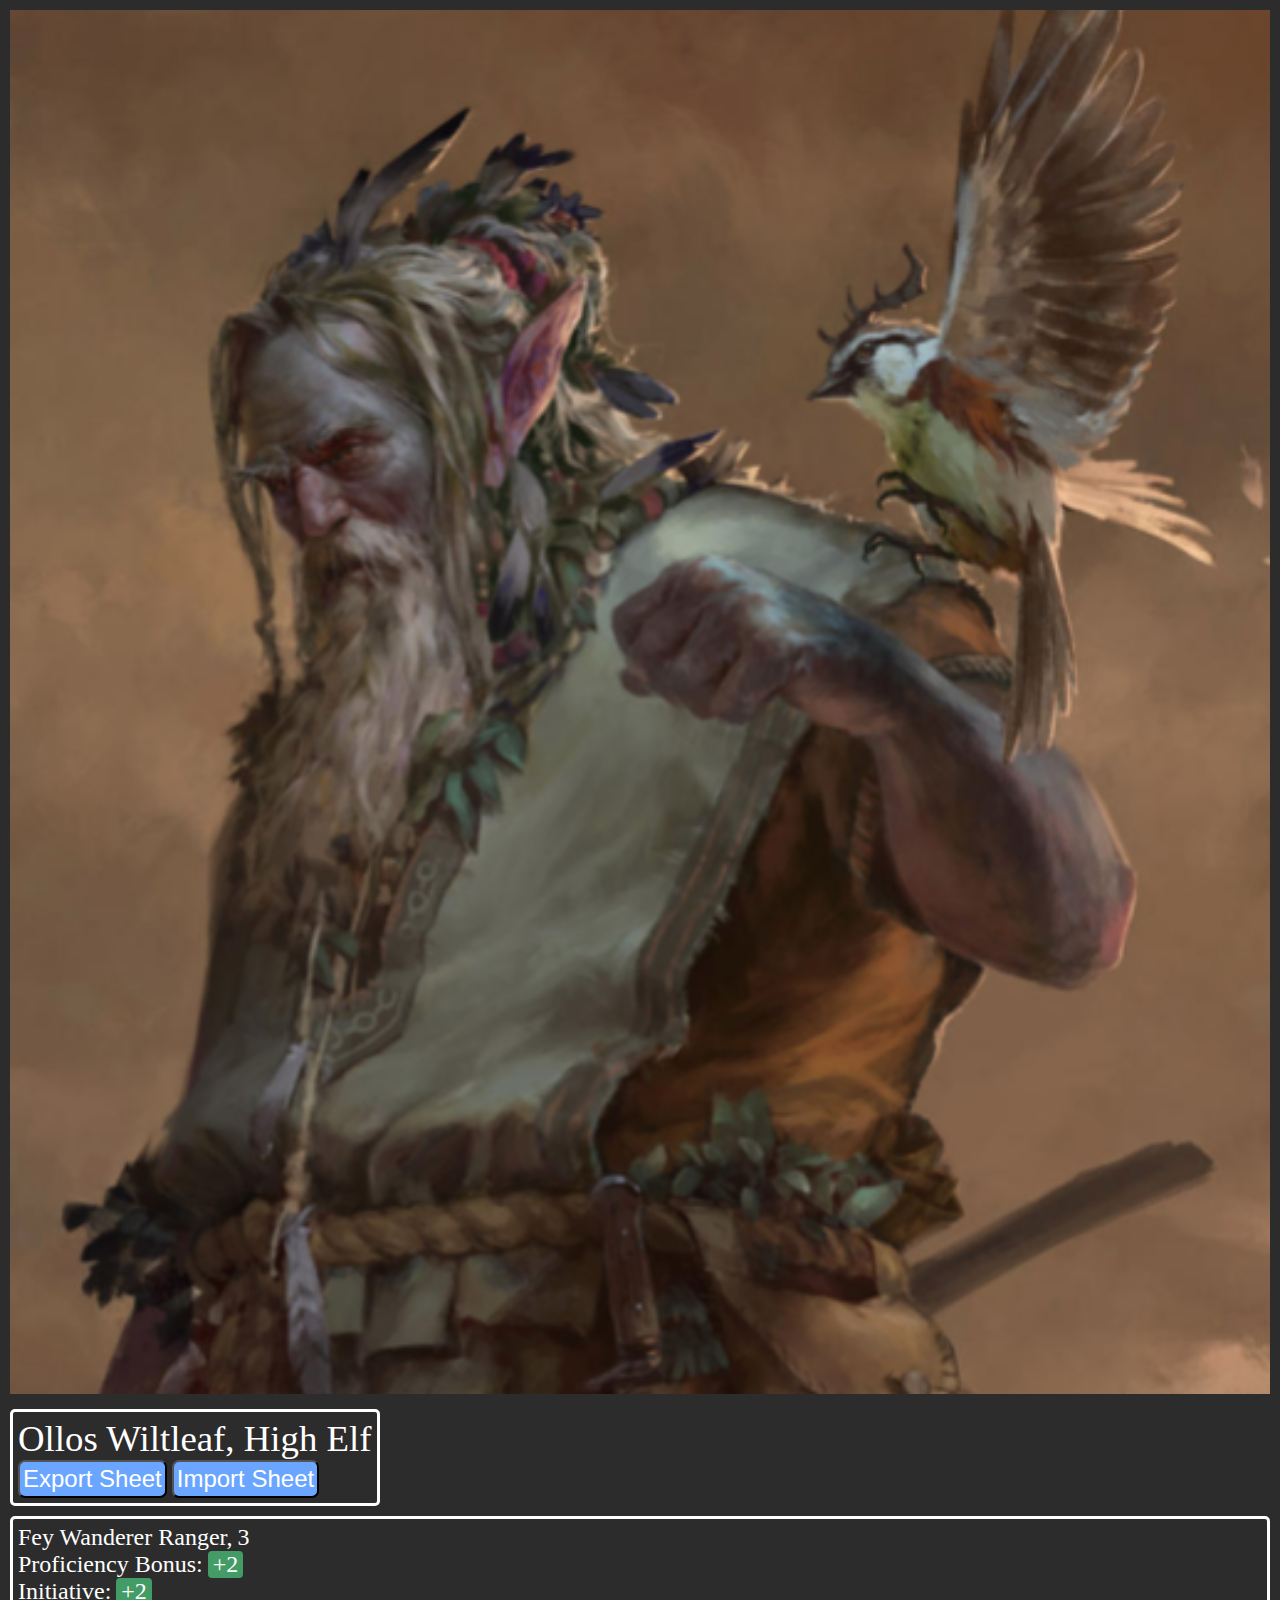
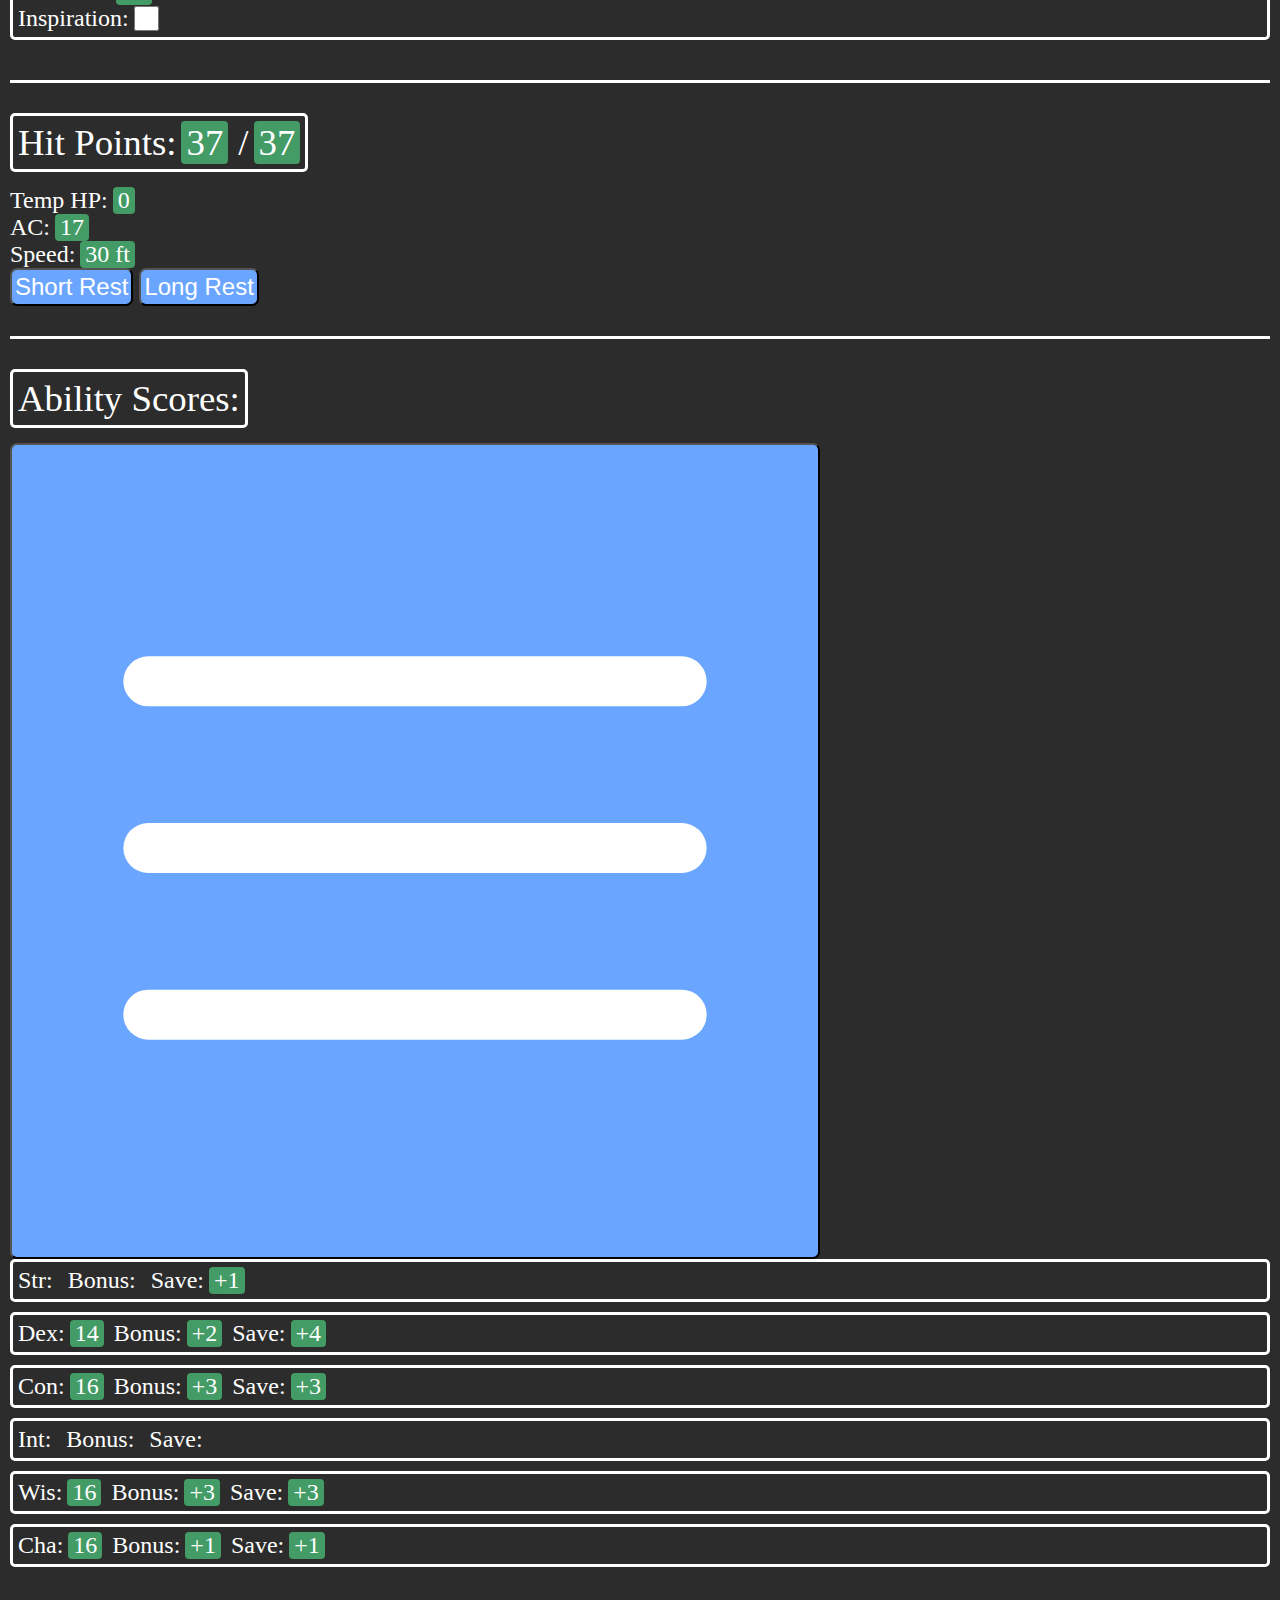
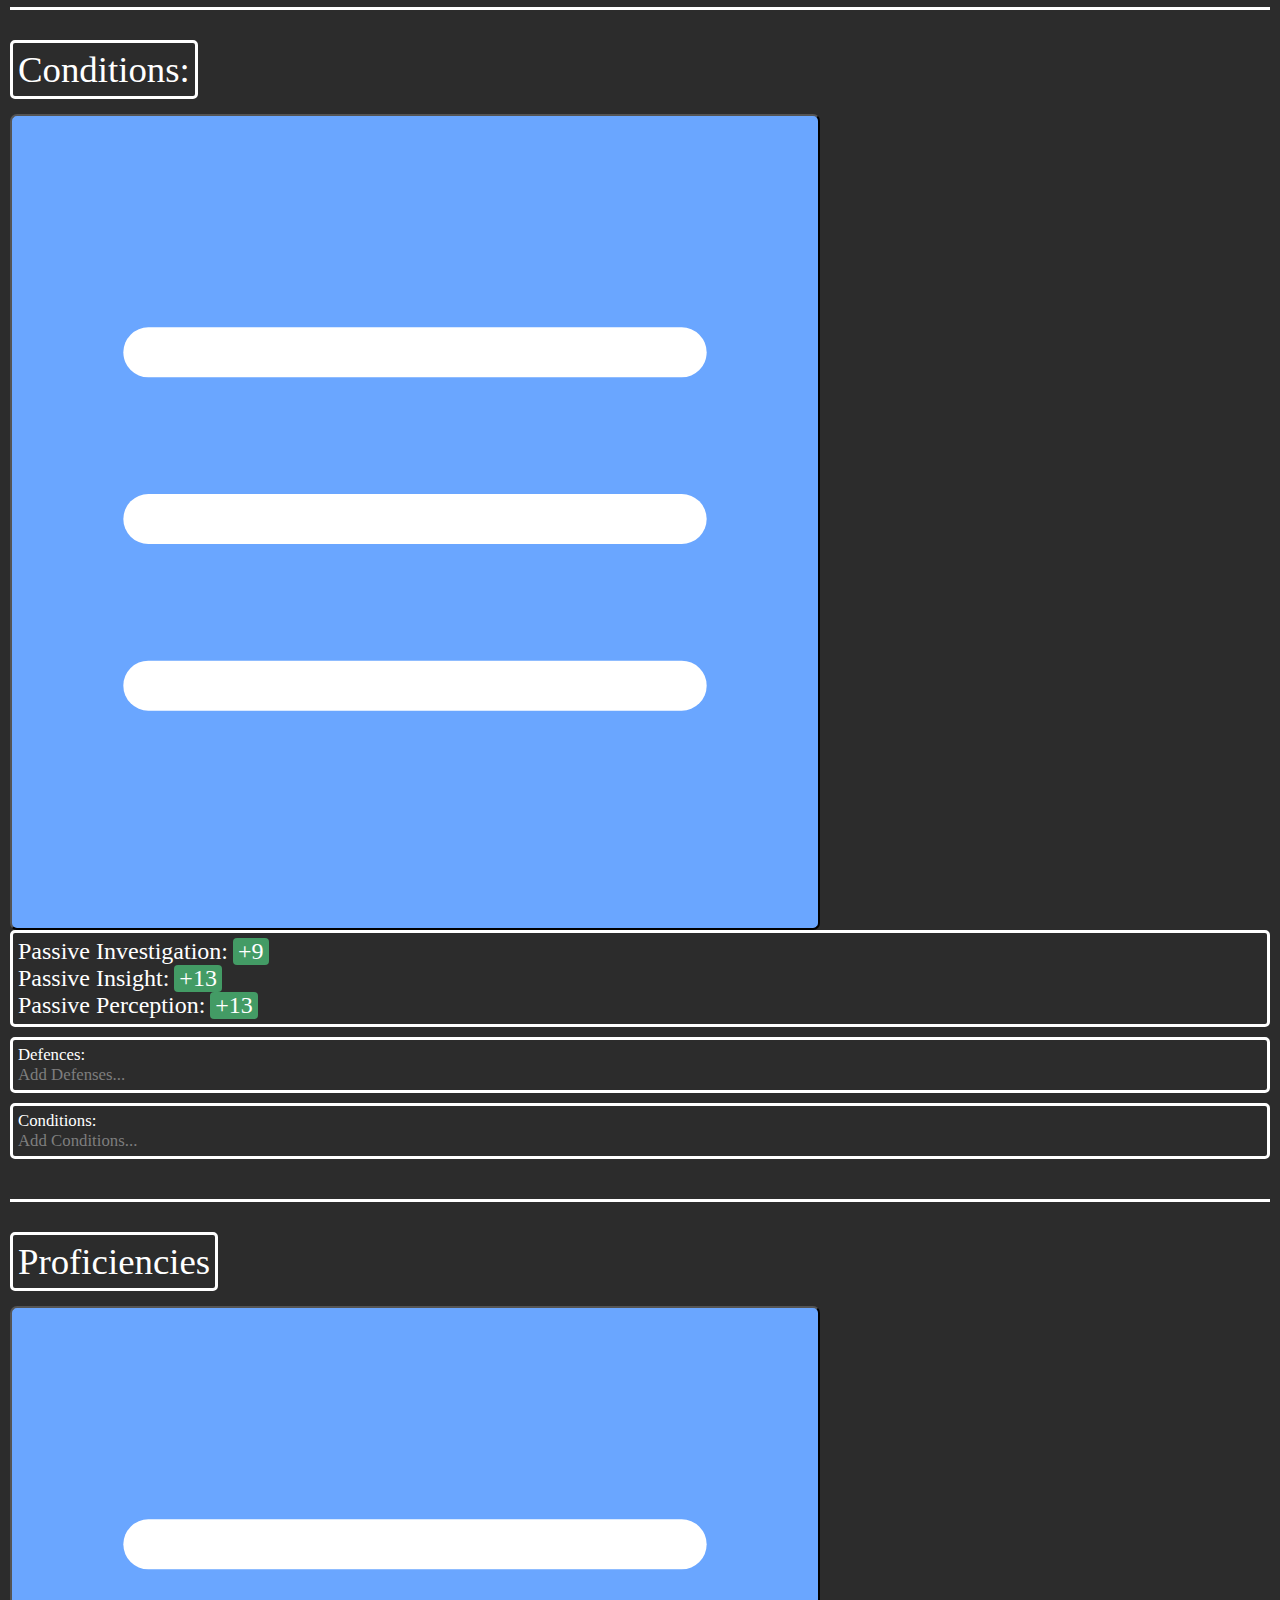
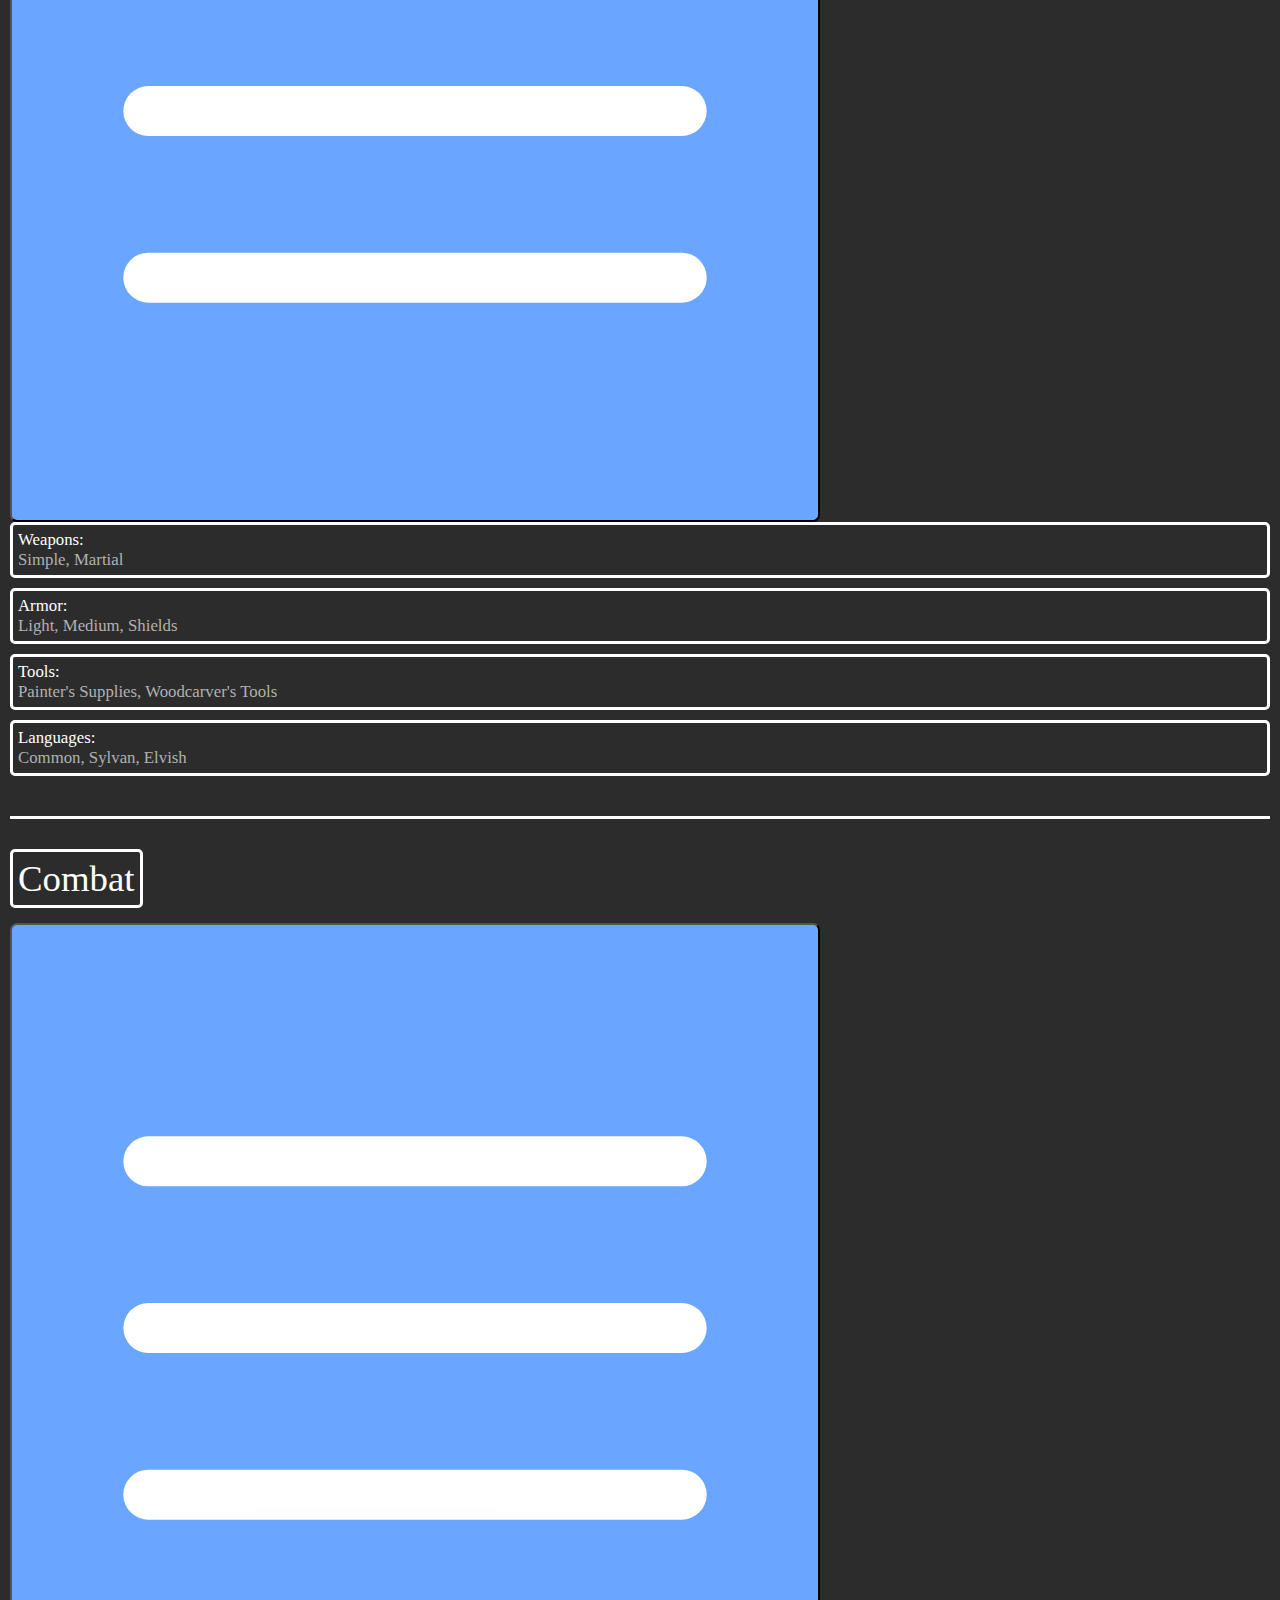
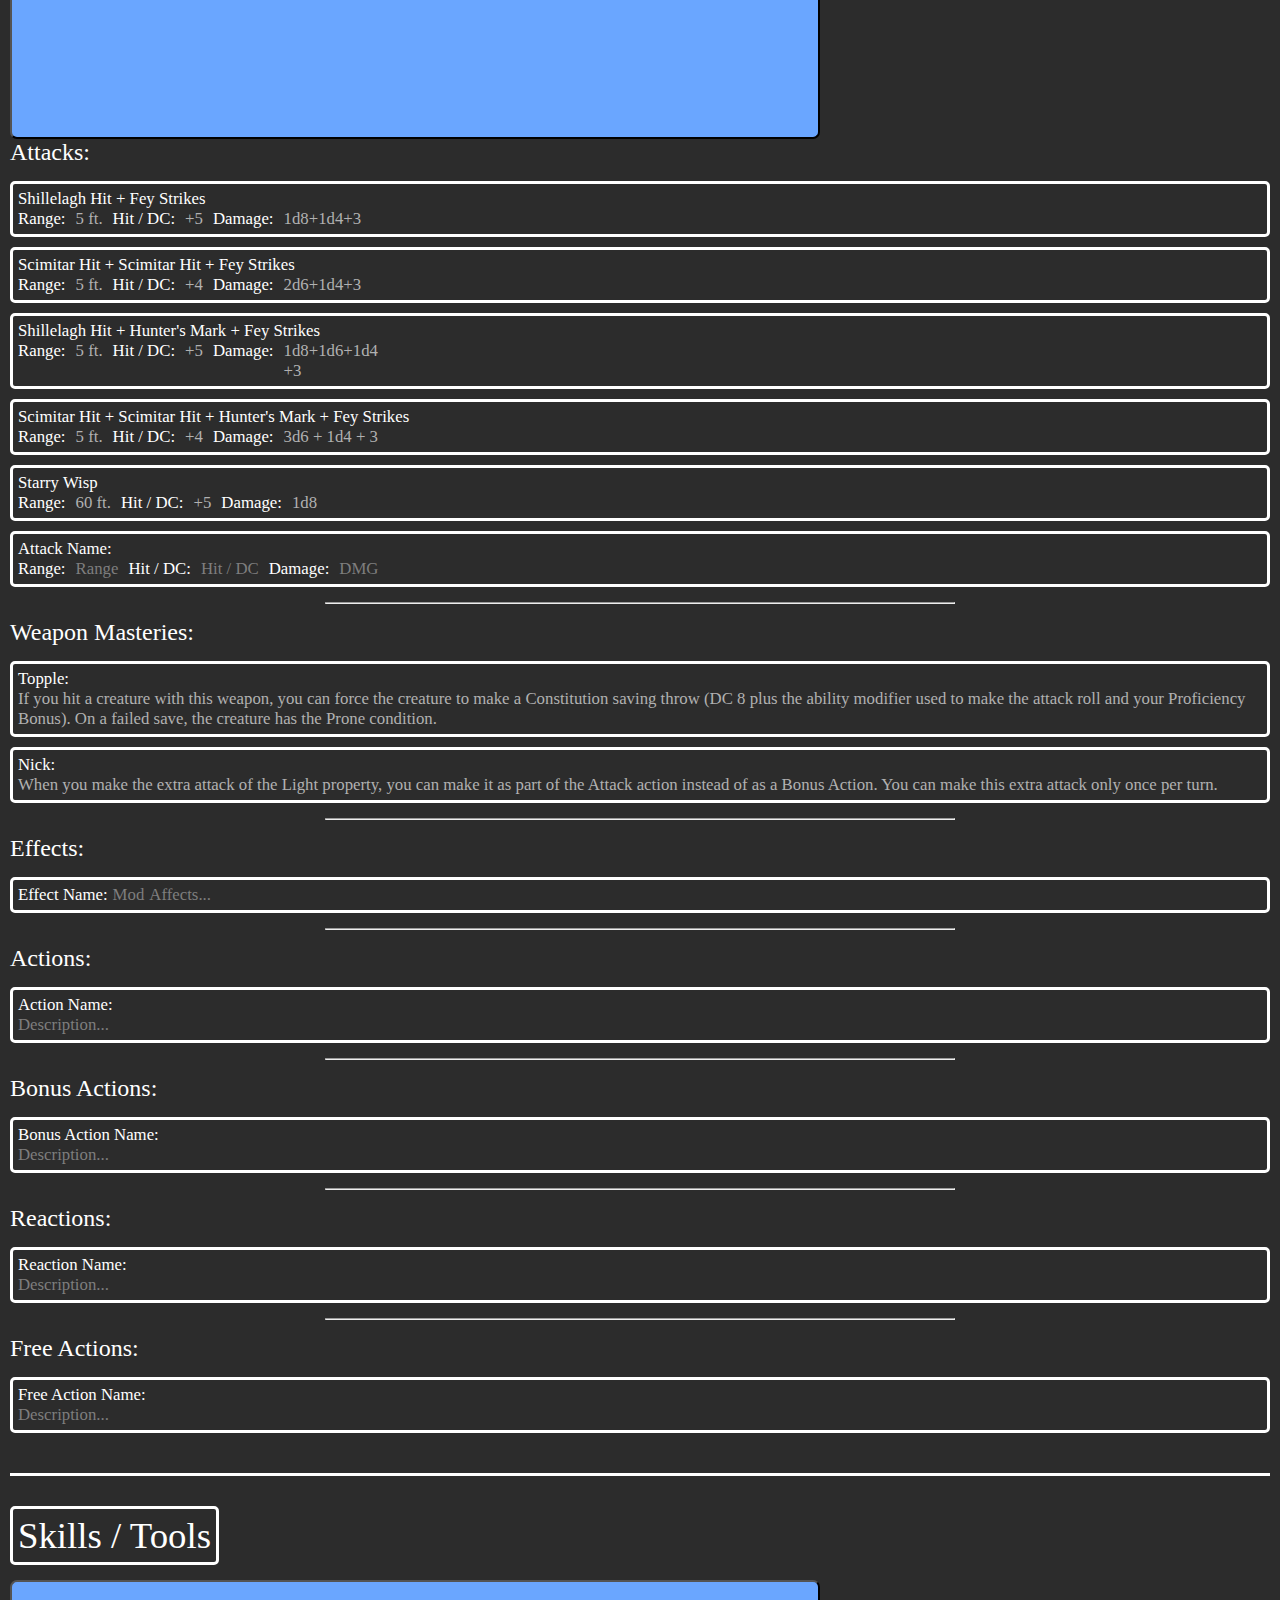
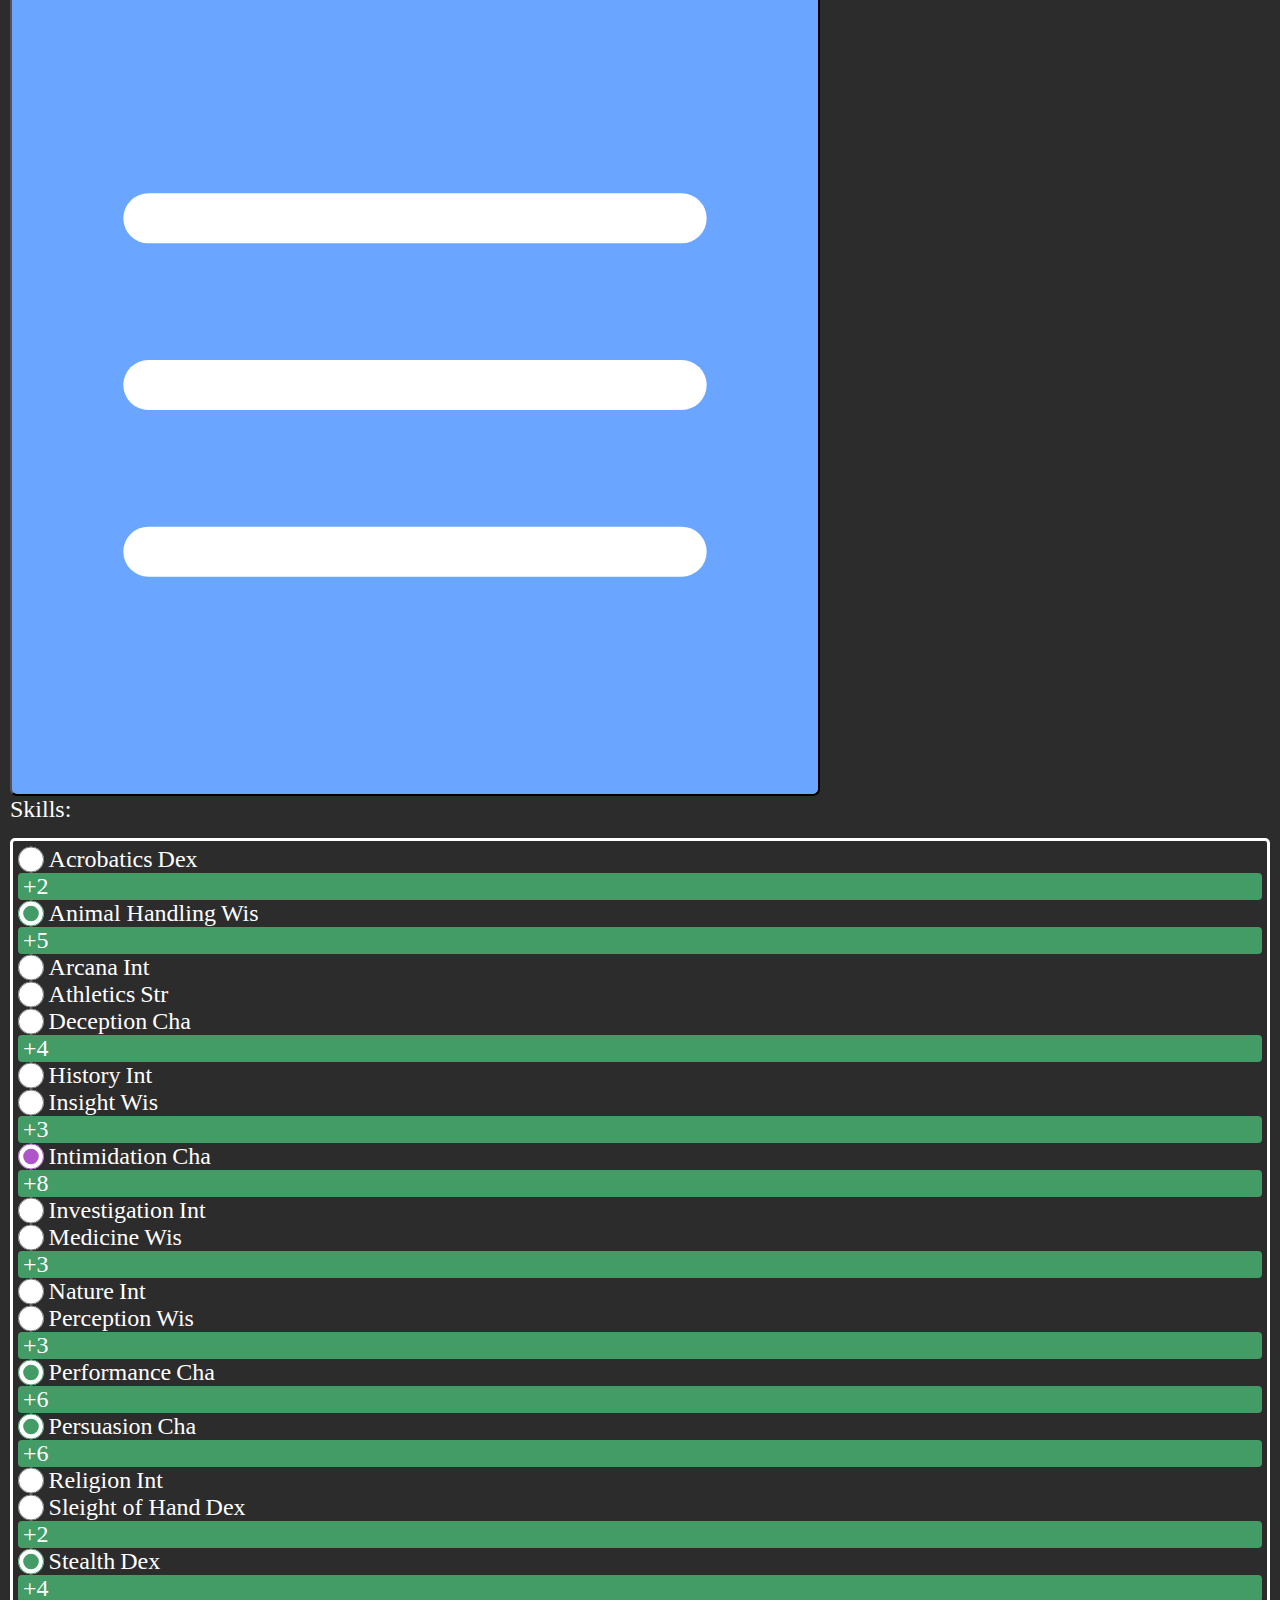
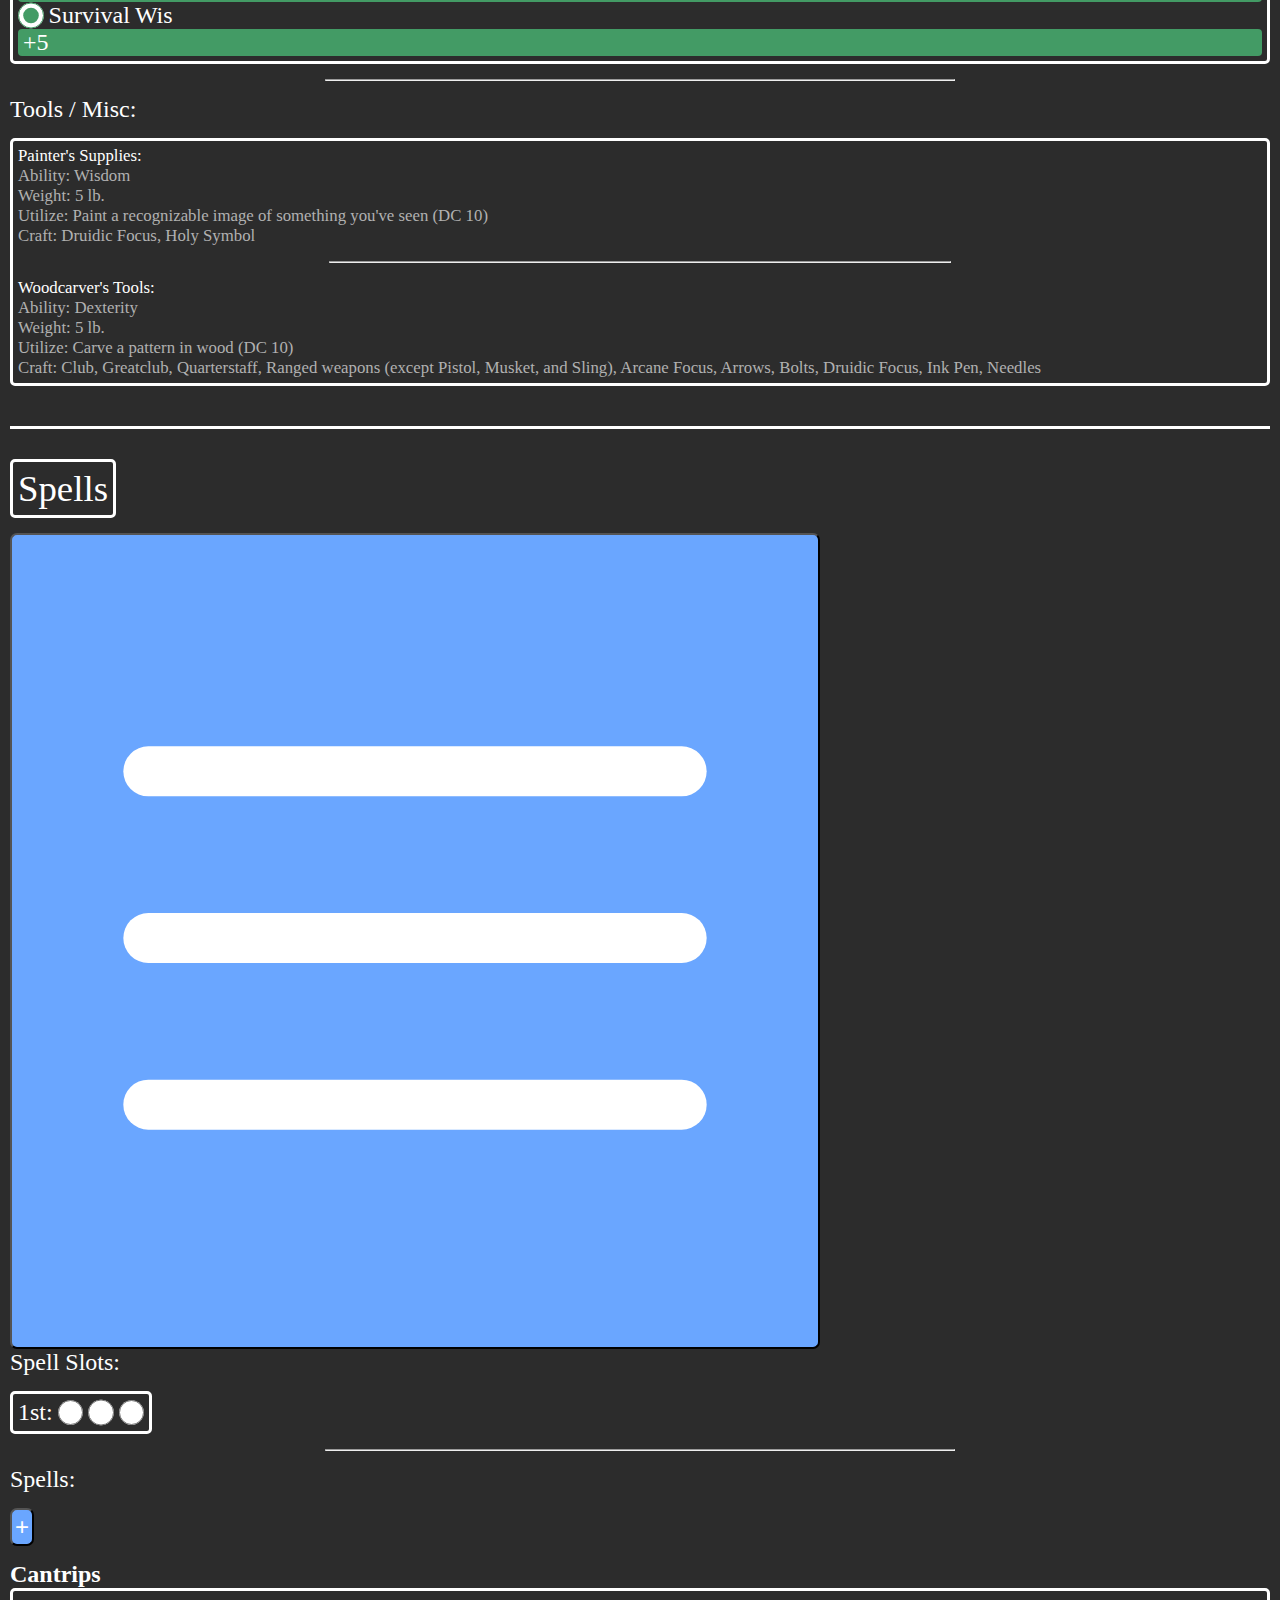
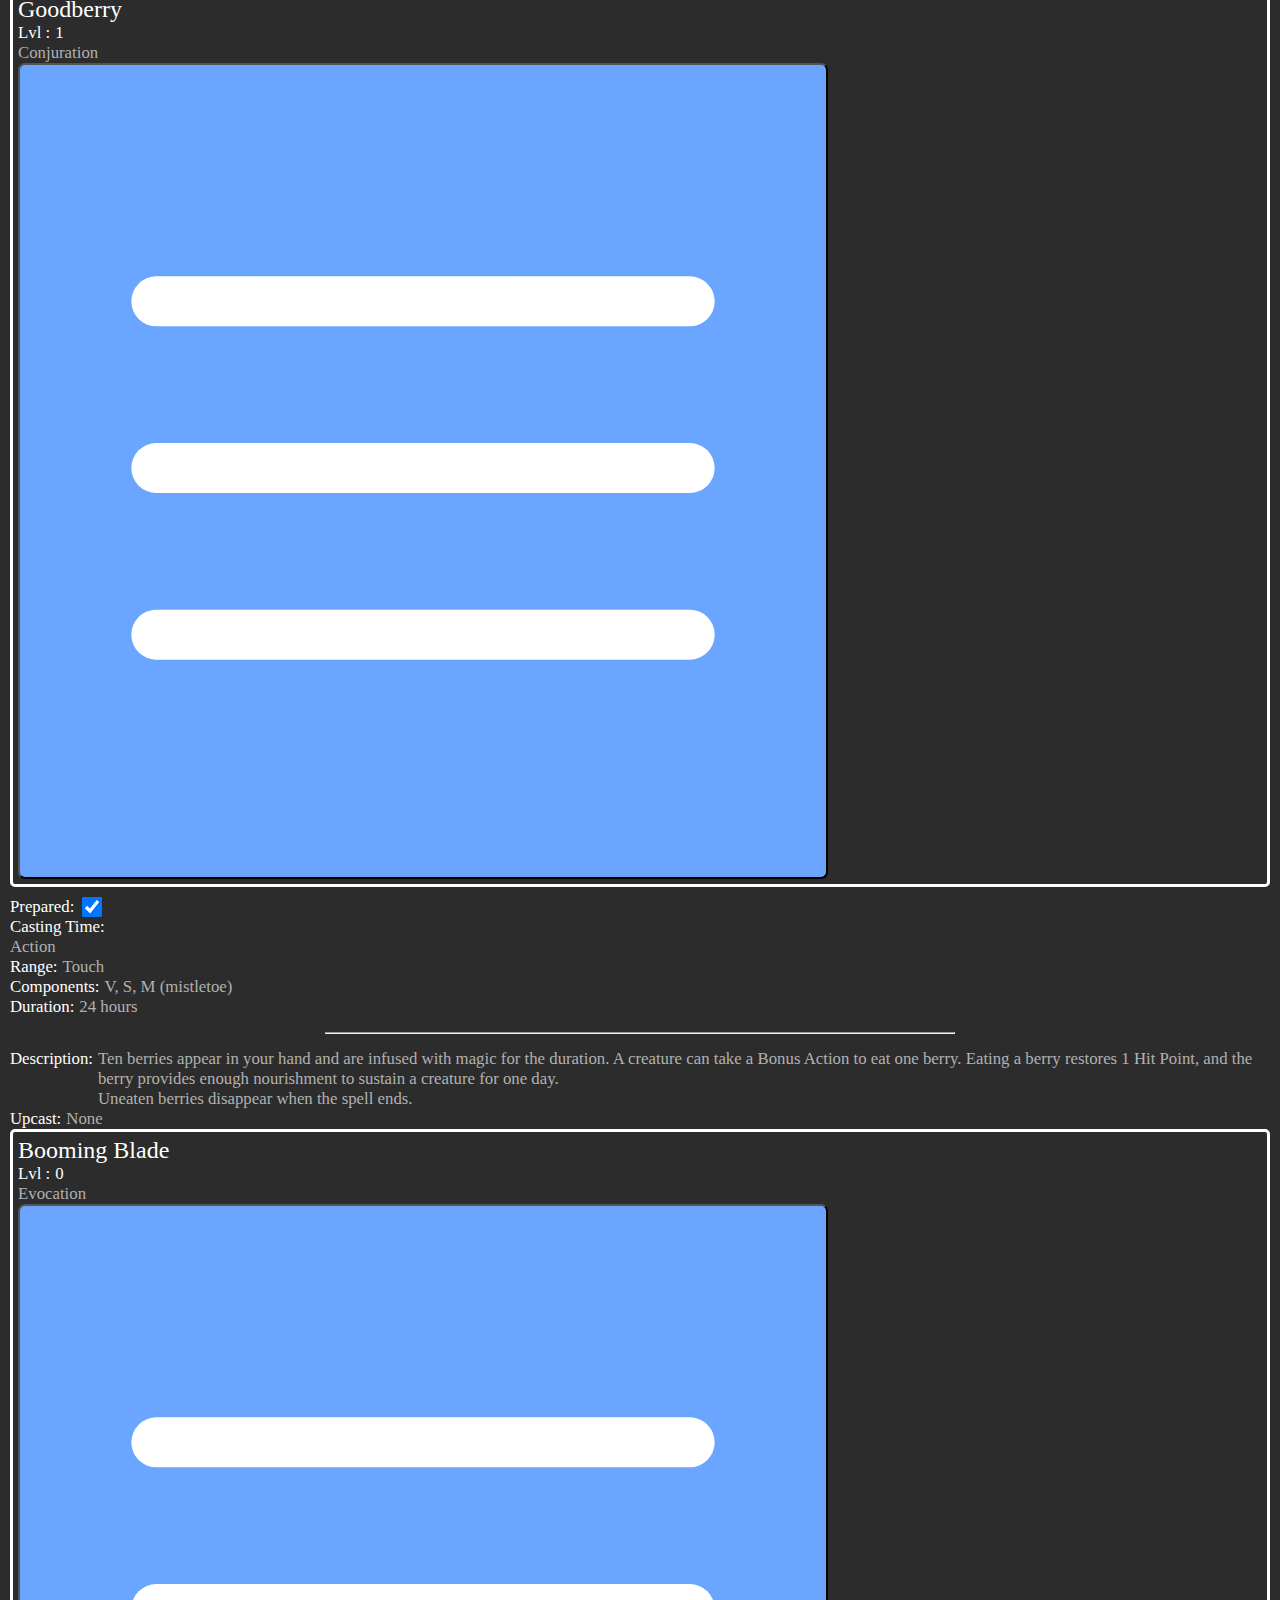
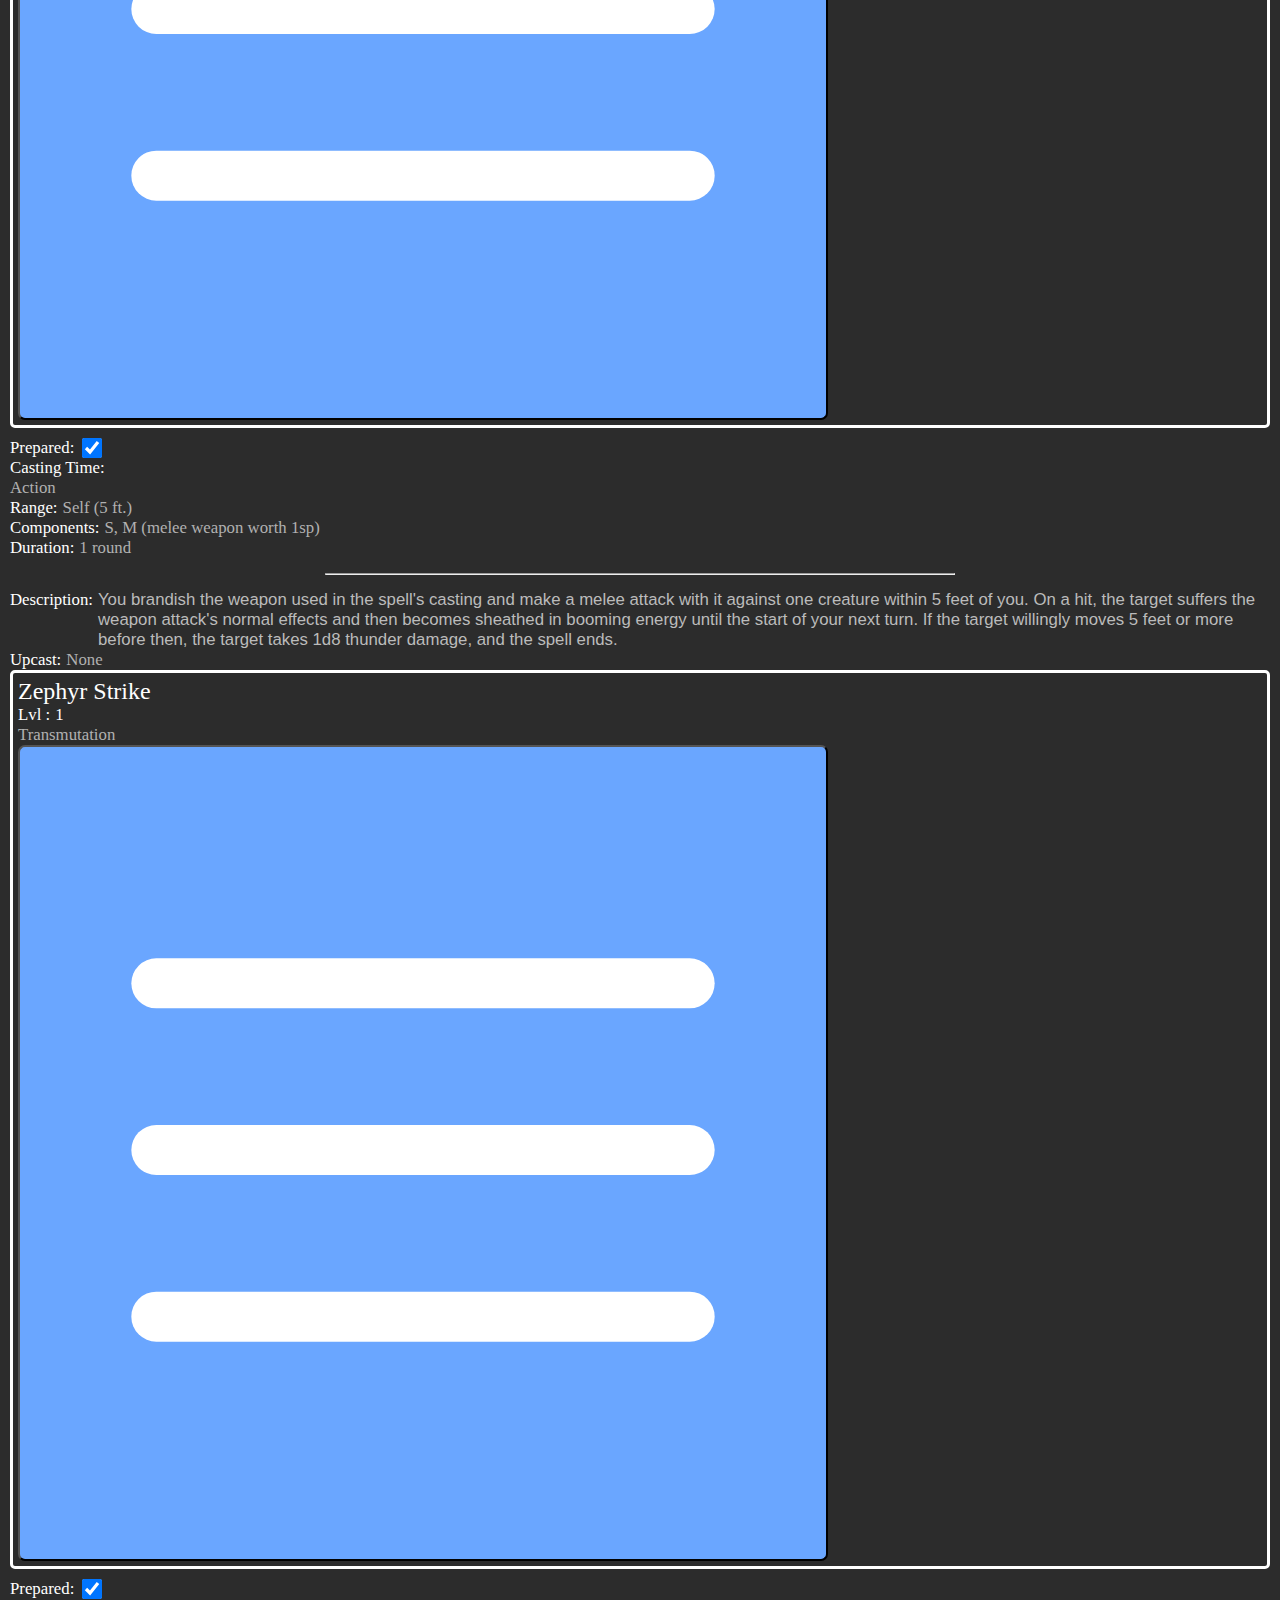
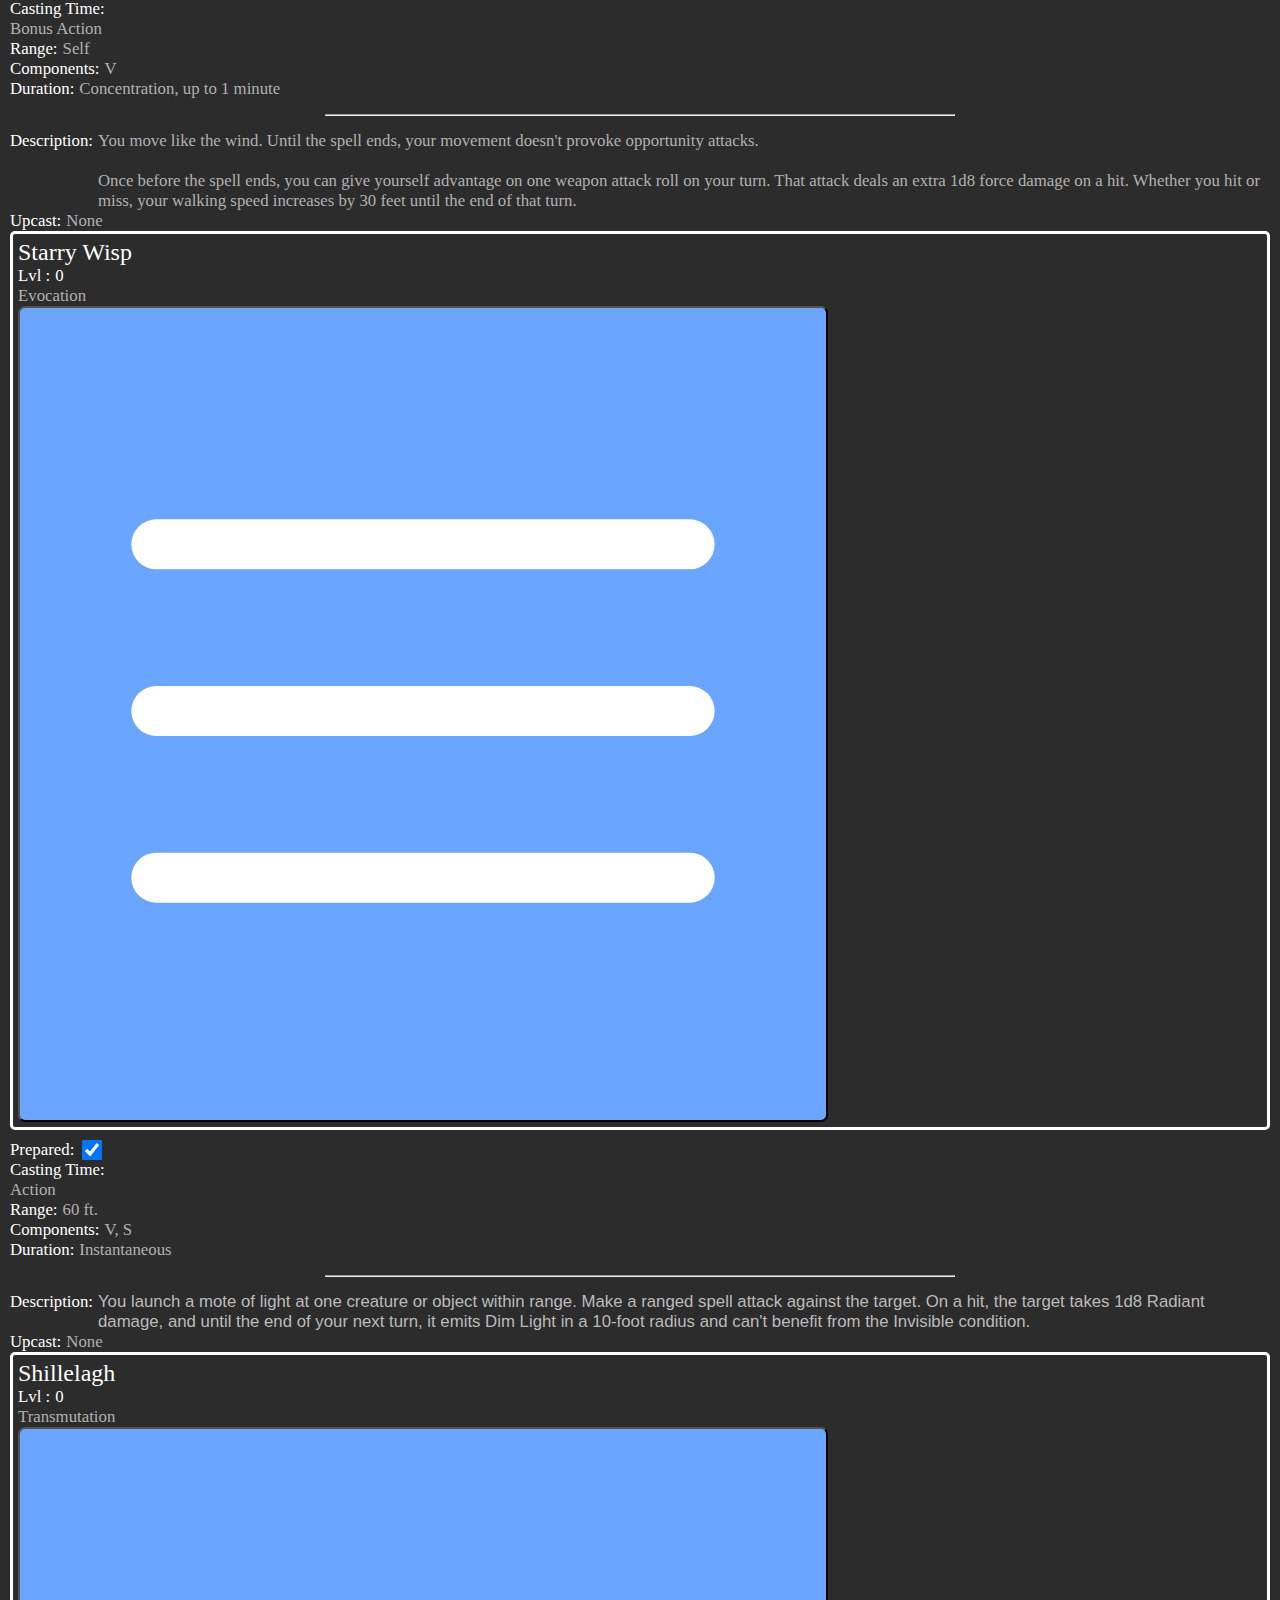
<file: index.html>
<!DOCTYPE html>
<html lang="en" spellcheck="false">
	<head>
		<meta charset="UTF-8" />
		<meta name="viewport" content="width=device-width, initial-scale=1.0" />
		<title>Character Sheet</title>
		<link rel="stylesheet" href="css/styles.css" />
		<meta name="sheet-json" content="character_sheet/character_sheet_zach.json">
		<script defer src="js/main.js"></script>
		
	</head>
	<body>
		<!-- Character Main Panel -->
		<div id="char_main_panel_container" class="w-100 bottom-border">
			<!-- Character Img -->
			
			<div id="char_img_container" class="w-100 center">
				<img
					id="character_img"
					src="assets/character_img.png"
					alt="Character Image"
				/>
			</div>
			<!-- Character Name -->
			<div id="char_name_container" class="border-all fit-content">
				<p id="char_name" class="fs-large">Ollos Wiltleaf, High Elf</p>
				<div class="inline">
					<button id="export-json" type="button">Export Sheet</button>
					<button id="import-json" type="button">Import Sheet</button>
				</div>
				<input id="file-json" type="file" accept="application/json" hidden>

			</div>
			
			<div class="border-all">
			<!-- Character Class / Level -->
				<div id="class_level_container" class="inline">
					<p id="char_class">Fey Wanderer Ranger,</p>
					<p id="char_level">3</p>
				</div>

				<!-- Proficiency Bonus -->
				<div id="pbonus_container" class="inline">

					<p id="pbonus">Proficiency Bonus: <div
						class="editable green-number fit-content"
						contenteditable="true"
						data-key="pbonus"
						data-placeholder="+2"
					></div></p>
				</div>
					
				<!-- Initiative -->
				<div id="intiative_container" class="inline">
				<p id="initiative">Initiative: <div
						class="editable green-number fit-content"
						contenteditable="true"
						data-key="initiative"
						data-placeholder="+2"
					></div></p>
				</div>

				<!-- Inspiration Tracker -->
				<form id="inspiration">
					<label>
						Inspiration:
						<input type="checkbox" />
					</label>
				</form>
			</div>
		</div>

		<!-- Hit Points Panel -->
		<div id="hp_panel_container" class="bottom-border">
			<!-- Current Health / Max Health -->
			<div id="hpcm_container" class="inline fit-content border-all header">
				<p class="fs-large  fit-content ">Hit Points:</p>
				<div
					class="editable green-number green-number-lg fs-large"
					contenteditable="true"
					data-key="hp_current"
					data-placeholder="0"
				></div></p>
				<p id="hp_slash" class="fs-large">/</p>
				<div
					class="editable green-number green-number-lg fs-large"
					contenteditable="true"
					data-key="hp_max"
					data-placeholder="0"
				></div>
			</div>

			<!-- Temp HP -->
			<div id="hp_temp_container" class="inline">
				<p>Temp HP:</p>
				<div
					class="editable green-number"
					contenteditable="true"
					data-key="temp_hp"
					data-placeholder="0"
				></div>
			</div>

			<!-- Ac / Speed -->
			<div class="inline">
					<p id="ac">AC:</p>
					<div
						class="editable green-number"
						contenteditable="true"
						data-key="ac"
						data-placeholder="0"
					></div>
				</div>

				<div class="inline">
					<p id="speed">Speed:</p>
					<div
						class="editable green-number"
						contenteditable="true"
						data-key="speed"
						data-placeholder="30 ft"
					></div>
				</div>

			<!-- Short Rest / Long Rest -->
			<div id="rest_container" class="w-100">
				<button id="short_rest">Short Rest</button>
				<button id="long_rest">Long Rest</button>
			</div>
		</div>

		<!-- Ability Score Panel -->
		<div class="justify-between">
			<p class="fs-large header border-all fit-content tab">Ability Scores:</p>
			<button class="collapser" data-collapse-target="sec-1"
			aria-expanded="false" aria-controls="sec-1"><img class="panel-button" src="assets/hamburger.svg" alt="Open panel"></button>
		</div>
		<div id="sec-1" class="collapse" data-open="false" aria-hidden="true" inert>
			<div class="content">
				<div id="asi_panel_container" class="bottom-border">
					<div id="asi_container" class="border-all inline">
						<p id="asi_str">Str: <div
								class="editable red-number"
								contenteditable="true"
								data-key="asi_str"
								data-placeholder="8"
							></div></p>
						<p id="asi_str_bonus">Bonus: <div
								class="editable red-number"
								contenteditable="true"
								data-key="asi_str_bonus"
								data-placeholder="-1"
							></div></p>
						<p id="str_save">Save: <div
								class="editable green-number"
								contenteditable="true"
								data-key="str_save"
								data-placeholder="+1"
							></div></p>
					</div>
					<div id="asi_container" class="border-all inline">
						<p id="asi_dex">Dex: <div
							class="editable green-number"
							contenteditable="true"
							data-key="asi_dex"
							data-placeholder="14"
						></div></p>
						<p id="asi_dex_bonus">Bonus: <div
							class="editable green-number"
							contenteditable="true"
							data-key="asi_dex_bonus"
							data-placeholder="+2"
						></div></p>
						<p id="dex_save">Save: <div
							class="editable green-number"
							contenteditable="true"
							data-key="dex_save"
							data-placeholder="+4"
						></div></p>
					</div>
					<div id="asi_container" class="border-all inline">
						<p id="asi_con">Con: <div
							class="editable green-number"
							contenteditable="true"
							data-key="asi_con"
							data-placeholder="16"
						></div></p>
						<p id="asi_con_bonus">Bonus: <div
							class="editable green-number"
							contenteditable="true"
							data-key="asi_con_bonus"
							data-placeholder="+3"
						></div></p>
						<p id="con_save">Save: <div
							class="editable green-number"
							contenteditable="true"
							data-key="con_save"
							data-placeholder="+3"
						></div></p>
					</div>
					<div id="asi_container" class="border-all inline">
						<p id="asi_int">Int: <div
								class="editable red-number"
								contenteditable="true"
								data-key="asi_int"
								data-placeholder="8"
							></div></p>
						<p id="asi_int_bonus">Bonus: <div
								class="editable red-number"
								contenteditable="true"
								data-key="asi_int_bonus"
								data-placeholder="-1"
							></div></p>
						<p id="int_save">Save: <div
								class="editable red-number"
								contenteditable="true"
								data-key="int_save"
								data-placeholder="-1"
							></div></p>
					</div>
					<div id="asi_container" class="border-all inline">
						<p id="asi_wis">Wis: <div
							class="editable green-number"
							contenteditable="true"
							data-key="asi_wis"
							data-placeholder="16"
						></div></p>
						<p id="asi_wis_bonus">Bonus: <div
							class="editable green-number"
							contenteditable="true"
							data-key="asi_wis_bonus"
							data-placeholder="+3"
						></div></p>
						<p id="wis_save">Save: <div
							class="editable green-number"
							contenteditable="true"
							data-key="wis_save"
							data-placeholder="+3"
						></div></p>
					</div>
					<div id="asi_container" class="border-all inline">
						<p id="asi_cha">Cha: <div
							class="editable green-number"
							contenteditable="true"
							data-key="asi_cha"
							data-placeholder="16"
						></div></p>
						<p id="asi_cha_bonus">Bonus: <div
							class="editable green-number"
							contenteditable="true"
							data-key="asi_cha_bonus"
							data-placeholder="+1"
						></div></p>
						<p id="cha_save">Save: <div
							class="editable green-number"
							contenteditable="true"
							data-key="cha_save"
							data-placeholder="+1"
						></div></p>
					</div>
				</div>
			</div>
		</div>

		<!-- Conditions Panel -->
		<div class="justify-between">
			<p class="fs-large border-all header fit-content tab">Conditions:</p>
			<button class="collapser" data-collapse-target="sec-2"
			aria-expanded="false" aria-controls="sec-2"><img class="panel-button" src="assets/hamburger.svg" alt="Open panel"></button>
  		</div>
  		<div id="sec-2" class="collapse" data-open="false" aria-hidden="true" inert>
			<div class="content">

		<div id="conditions_panel_container" class="bottom-border">

			<!-- AC / Speed -->
			<div class="border-all">
				

				<!-- Senses -->
				<div class="inline">
					<p id="passive_inv">Passive Investigation:</p>
					<div
						class="editable green-number"
						contenteditable="true"
						data-key="passive-inv"
						data-placeholder="+0"
					></div>
				</div>
				<div class="inline">
					<p id="passive_ins">Passive Insight:</p>
					<div
						class="editable green-number"
						contenteditable="true"
						data-key="passive-ins"
						data-placeholder="+0"
					></div>
				</div>
				<div class="inline">
					<p id="passive_perc">Passive Perception:</p>
					<div
						class="editable green-number"
						contenteditable="true"
						data-key="passive-perc"
						data-placeholder="+0"
					></div>
				</div>
			</div>

			<!-- Defences / Conditions -->
			<div class="border-all">
				<p id="defences" class="fs-small">Defences:</p>
				<div
					class="editable fs-small edit-desc"
					contenteditable="true"
					data-key="defenses_desc"
					data-placeholder="Add Defenses..."
				></div>
			</div>
			<div class="border-all">
				<p id="conditions" class="fs-small">Conditions:</p>
				<div
					class="editable fs-small edit-desc"
					contenteditable="true"
					data-key="conditions_desc"
					data-placeholder="Add Conditions..."
				></div>
			</div>
		</div>
			</div>
  		</div>

		<!-- Proficiency / Languages Panel -->
		<div class="justify-between">
			<p class="fs-large header border-all fit-content tab">Proficiencies</p>
			<button class="collapser" data-collapse-target="sec-3"
			aria-expanded="false" aria-controls="sec-3"><img class="panel-button" src="assets/hamburger.svg" alt="Open panel"></button>
  		</div>
  		<div id="sec-3" class="collapse" data-open="false" aria-hidden="true" inert>
			<div class="content">
		<div id="proficiencies_container" class="bottom-border">
			<!-- Weapons -->
			<div class="border-all">
				<p class="fs-small">Weapons:</p>
				<div
					class="editable fs-small edit-desc"
					contenteditable="true"
					data-key="prof_weapons"
					data-placeholder="Add Weapons..."
				></div>
			</div>
			<!-- Armor -->
			<div class="border-all">
				<p class="fs-small">Armor:</p>
				<div
					class="editable fs-small edit-desc"
					contenteditable="true"
					data-key="prof_armor"
					data-placeholder="Add Armor..."
				></div>
			</div>
			<!-- Tools -->
			<div class="border-all">
				<p class="fs-small">Tools:</p>
				<div
					class="editable fs-small edit-desc"
					contenteditable="true"
					data-key="prof_tools"
					data-placeholder="Add Tools..."
				></div>
			</div>
			<!-- Languages -->
			<div class="border-all">
				<p class="fs-small">Languages:</p>
				<div
					class="editable fs-small edit-desc"
					contenteditable="true"
					data-key="prof_languages"
					data-placeholder="Add Languages..."
				></div>
			</div>
		</div>
			</div>
  		</div>

		<!-- Combat Panel -->
		<div class="justify-between">
			<p class="fs-large border-all tab fit-content">Combat</p>
			<button class="collapser" data-collapse-target="sec-4"
			aria-expanded="false" aria-controls="sec-4"><img class="panel-button" src="assets/hamburger.svg" alt="Open panel"></button>
  		</div>
  		<div id="sec-4" class="collapse" data-open="false" aria-hidden="true" inert>
		<div class="content">
			<div id="combat-container" class="bottom-border">

				<!-- Attacks -->
				<div id="attacks_container" class="">
					<p class="header">Attacks:</p>
					<!-- Attack 1-->
					<div class="border-all">
						<!-- Attack Name -->
						<div
							class="editable fs-small edit-label"
							contenteditable="true"
							data-key="atk_name_1"
							data-placeholder="Attack Name:"
						></div>
						<div class="inline-wide">
							<!-- Attack Range -->
							<p id="atk_range" class="fs-small">Range:</p>
							<div
								class="editable fs-small edit-desc"
								contenteditable="true"
								data-key="atk_range_1"
								data-placeholder="Range"
							></div>
							<!-- Hit / DC -->
							<p id="atk_hitdc" class="fs-small">Hit / DC:</p>
							<div
								class="editable fs-small edit-desc"
								contenteditable="true"
								data-key="atk_hitdc_1"
								data-placeholder="Hit / DC"
							></div>
							<!-- Damage -->
							<p id="atk_dmg" class="fs-small">Damage:</p>
							<div
								class="editable fs-small edit-desc"
								contenteditable="true"
								data-key="atk_dmg_1"
								data-placeholder="DMG"
							></div>
						</div>
					</div>
					<!-- Attack 2-->
					<div class="border-all">
						<!-- Attack Name -->
						<div
							class="editable fs-small edit-label"
							contenteditable="true"
							data-key="atk_name_2"
							data-placeholder="Attack Name:"
						></div>
						<div class="inline-wide">
							<!-- Attack Range -->
							<p id="atk_range" class="fs-small">Range:</p>
							<div
								class="editable fs-small edit-desc"
								contenteditable="true"
								data-key="atk_range_2"
								data-placeholder="Range"
							></div>
							<!-- Hit / DC -->
							<p id="atk_hitdc" class="fs-small">Hit / DC:</p>
							<div
								class="editable fs-small edit-desc"
								contenteditable="true"
								data-key="atk_hitdc_2"
								data-placeholder="Hit / DC"
							></div>
							<!-- Damage -->
							<p id="atk_dmg" class="fs-small">Damage:</p>
							<div
								class="editable fs-small edit-desc"
								contenteditable="true"
								data-key="atk_dmg_2"
								data-placeholder="DMG"
							></div>
						</div>
					</div>
					<!-- Attack 3-->
					<div class="border-all">
						<!-- Attack Name -->
						<div
							class="editable fs-small edit-label"
							contenteditable="true"
							data-key="atk_name_3"
							data-placeholder="Attack Name:"
						></div>
						<div class="inline-wide">
							<!-- Attack Range -->
							<p id="atk_range" class="fs-small">Range:</p>
							<div
								class="editable fs-small edit-desc"
								contenteditable="true"
								data-key="atk_range_3"
								data-placeholder="Range"
							></div>
							<!-- Hit / DC -->
							<p id="atk_hitdc" class="fs-small">Hit / DC:</p>
							<div
								class="editable fs-small edit-desc"
								contenteditable="true"
								data-key="atk_hitdc_3"
								data-placeholder="Hit / DC"
							></div>
							<!-- Damage -->
							<p id="atk_dmg" class="fs-small">Damage:</p>
							<div
								class="editable fs-small edit-desc"
								contenteditable="true"
								data-key="atk_dmg_3"
								data-placeholder="DMG"
							></div>
						</div>
					</div>
					<!-- Attack 4-->
					<div class="border-all">
						<!-- Attack Name -->
						<div
							class="editable fs-small edit-label"
							contenteditable="true"
							data-key="atk_name_4"
							data-placeholder="Attack Name:"
						></div>
						<div class="inline-wide">
							<!-- Attack Range -->
							<p id="atk_range" class="fs-small">Range:</p>
							<div
								class="editable fs-small edit-desc"
								contenteditable="true"
								data-key="atk_range_4"
								data-placeholder="Range"
							></div>
							<!-- Hit / DC -->
							<p id="atk_hitdc" class="fs-small">Hit / DC:</p>
							<div
								class="editable fs-small edit-desc"
								contenteditable="true"
								data-key="atk_hitdc_4"
								data-placeholder="Hit / DC"
							></div>
							<!-- Damage -->
							<p id="atk_dmg" class="fs-small">Damage:</p>
							<div
								class="editable fs-small edit-desc"
								contenteditable="true"
								data-key="atk_dmg_4"
								data-placeholder="DMG"
							></div>
						</div>
					</div>
					<!-- Attack 5-->
					<div class="border-all">
						<!-- Attack Name -->
						<div
							class="editable fs-small edit-label"
							contenteditable="true"
							data-key="atk_name_5"
							data-placeholder="Attack Name:"
						></div>
						<div class="inline-wide">
							<!-- Attack Range -->
							<p id="atk_range" class="fs-small">Range:</p>
							<div
								class="editable fs-small edit-desc"
								contenteditable="true"
								data-key="atk_range_5"
								data-placeholder="Range"
							></div>
							<!-- Hit / DC -->
							<p id="atk_hitdc" class="fs-small">Hit / DC:</p>
							<div
								class="editable fs-small edit-desc"
								contenteditable="true"
								data-key="atk_hitdc_5"
								data-placeholder="Hit / DC"
							></div>
							<!-- Damage -->
							<p id="atk_dmg" class="fs-small">Damage:</p>
							<div
								class="editable fs-small edit-desc"
								contenteditable="true"
								data-key="atk_dmg_5"
								data-placeholder="DMG"
							></div>
						</div>
					</div>
					<!-- Attack 6-->
					<div class="border-all">
						<!-- Attack Name -->
						<div
							class="editable fs-small edit-label"
							contenteditable="true"
							data-key="atk_name_6"
							data-placeholder="Attack Name:"
						></div>
						<div class="inline-wide">
							<!-- Attack Range -->
							<p id="atk_range" class="fs-small">Range:</p>
							<div
								class="editable fs-small edit-desc"
								contenteditable="true"
								data-key="atk_range_6"
								data-placeholder="Range"
							></div>
							<!-- Hit / DC -->
							<p id="atk_hitdc" class="fs-small">Hit / DC:</p>
							<div
								class="editable fs-small edit-desc"
								contenteditable="true"
								data-key="atk_hitdc_6"
								data-placeholder="Hit / DC"
							></div>
							<!-- Damage -->
							<p id="atk_dmg" class="fs-small">Damage:</p>
							<div
								class="editable fs-small edit-desc"
								contenteditable="true"
								data-key="atk_dmg_6"
								data-placeholder="DMG"
							></div>
						</div>
					</div>
				</div>

				<hr />

				<!-- Masteries -->
				<div id="masteries_container" class="">
					<p class="header">Weapon Masteries:</p>
					<!-- Mastery 1-->
					<div class="border-all">
						<!-- Mastery Name -->
						<div
							class="editable fs-small edit-label"
							contenteditable="true"
							data-key="mastery_name_1"
							data-placeholder="Mastery Name:"
						></div>
						<!-- Mastery Description -->
						<div
							class="editable fs-small edit-desc"
							contenteditable="true"
							data-key="mastery_desc_1"
							data-placeholder="Mastery Description…"
						></div>
					</div>
					<!-- Mastery 2-->
					<div class="border-all">
						<!-- Mastery Name -->
						<div
							class="editable fs-small edit-label"
							contenteditable="true"
							data-key="mastery_name_2"
							data-placeholder="Mastery Name:"
						></div>
						<!-- Mastery Description -->
						<div
							class="editable fs-small edit-desc"
							contenteditable="true"
							data-key="mastery_desc_2"
							data-placeholder="Mastery Description…"
						></div>
					</div>
				</div>

				<hr />

				<!-- Effects -->
				<p class="header">Effects:</p>
				<div id="effects_container" class="border-all inline w-100">

					<div
					class="editable fs-small edit-label"
					contenteditable="true"
					data-key="effect_name"
					data-placeholder="Effect Name:"
					></div>
					<div
					class="editable fs-small edit-desc"
					contenteditable="true"
					data-key="effect_mod"
					data-placeholder="Mod"
					></div>
					<div
					class="editable fs-small edit-desc"
					contenteditable="true"
					data-key="effect_affects"
					data-placeholder="Affects..."
					></div>
				</div>
					
				<hr />

				<!-- Actions -->
				<p class="header">Actions:</p>
				<div id="actions_container" class="border-all w-100">

					<div
					class="editable fs-small edit-label"
					contenteditable="true"
					data-key="action_name"
					data-placeholder="Action Name:"
					></div>
					<div
					class="editable fs-small edit-desc"
					contenteditable="true"
					data-key="action_desc"
					data-placeholder="Description..."
					></div>
				</div>

				<hr />

				<!-- Bonus Actions -->
				<p class="header">Bonus Actions:</p>
				<div id="ba_container" class="border-all w-100">

					<div
					class="editable fs-small edit-label"
					contenteditable="true"
					data-key="ba_name"
					data-placeholder="Bonus Action Name:"
					></div>
					<div
					class="editable fs-small edit-desc"
					contenteditable="true"
					data-key="ba_desc"
					data-placeholder="Description..."
					></div>
				</div>

				<hr />

				<!-- Reactions -->
				<p class="header">Reactions:</p>
				<div id="reaction_container" class="border-all w-100">

					<div
					class="editable fs-small edit-label"
					contenteditable="true"
					data-key="reaction_name"
					data-placeholder="Reaction Name:"
					></div>
					<div
					class="editable fs-small edit-desc"
					contenteditable="true"
					data-key="reaction_desc"
					data-placeholder="Description..."
					></div>
				</div>

				<hr />

				<!-- Free Actions -->
				<p class="header">Free Actions:</p>
				<div id="free_container" class="border-all w-100">

					<div
					class="editable fs-small edit-label"
					contenteditable="true"
					data-key="free_name"
					data-placeholder="Free Action Name:"
					></div>
					<div
					class="editable fs-small edit-desc"
					contenteditable="true"
					data-key="free_desc"
					data-placeholder="Description..."
					></div>
				</div>
			</div>
			</div>
  		</div>

		<!-- Skills / Tools Panel -->
		<!-- Skills -->
		<div class="justify-between">
			<p class="fs-large border-all tab fit-content">Skills / Tools</p>
			<button class="collapser" data-collapse-target="sec-5"
			aria-expanded="false" aria-controls="sec-5"><img class="panel-button" src="assets/hamburger.svg" alt="Open panel"></button>
  		</div>
  		<div id="sec-5" class="collapse" data-open="false" aria-hidden="true" inert>
			<div class="content">
		 		<div id="skills_container" class="bottom-border">

				<p class="header">Skills:</p>
				<div class="border-all">
					<form id="skill_acr">
						<div class="d-flex">
							<label>
								<input type="radio" />
								<p id="skill_name">Acrobatics</p>
								<p id="skill_mod">Dex</p>
							</label>
							<div
							class="editable green-number"
							contenteditable="true"
							data-key="acr_bonus"
							data-placeholder="+2"
							></div>
						</div>
					</form>
					<form id="skill_ah">
						<div class="d-flex">
							<label>
								<input type="radio" checked/>
								<p id="skill_name">Animal Handling</p>
								<p id="skill_mod">Wis</p>
							</label>
							<div
							class="editable green-number"
							contenteditable="true"
							data-key="ah_bonus"
							data-placeholder="+5"
							></div>
						</div>
					</form>
					<form id="skill_arc">
						<div class="d-flex">

							<label>
								<input type="radio" />
								<p id="skill_name">Arcana</p>
								<p id="skill_mod">Int</p>
							</label>
								<div
								class="editable red-number"
								contenteditable="true"
								data-key="arc_bonus"
								data-placeholder="-1"
								></div>
							</div>
					</form>
					<form id="skill_ath">
						<div class="d-flex">

							<label>
								<input type="radio" />
								<p id="skill_name">Athletics</p>
								<p id="skill_mod">Str</p>
							</label>
								<div
								class="editable red-number"
								contenteditable="true"
								data-key="ath_bonus"
								data-placeholder="-1"
								></div>
							</div>
					</form>
					<form id="skill_dec">
						<div class="d-flex">

							<label>
								<input type="radio" />
								<p id="skill_name">Deception</p>
								<p id="skill_mod">Cha</p>
							</label>
								<div
								class="editable green-number"
								contenteditable="true"
								data-key="dec_bonus"
								data-placeholder="+4"
								></div>
							</div>
					</form>
					<form id="skill_his">
						<div class="d-flex">
							
							<label>
								<input type="radio" />
								<p id="skill_name">History</p>
								<p id="skill_mod">Int</p>
							</label>
								<div
								class="editable red-number"
								contenteditable="true"
								data-key="his_bonus"
								data-placeholder="-1"
								></div>
							</div>
					</form>
					<form id="skill_ins">
						<div class="d-flex">

							<label>
								<input type="radio" />
								<p id="skill_name">Insight</p>
								<p id="skill_mod">Wis</p>
							</label>
								<div
								class="editable green-number"
								contenteditable="true"
								data-key="ins_bonus"
								data-placeholder="+3"
								></div>
							</div>
					</form>
					<form id="skill_int">
						<div class="d-flex">

							<label>
								<input type="radio" class="expertise" checked />
								<p id="skill_name">Intimidation</p>
								<p id="skill_mod">Cha</p>
							</label>
								<div
								class="editable green-number"
								contenteditable="true"
								data-key="int_bonus"
								data-placeholder="+8"
								></div>
							</div>
					</form>
					<form id="skill_inv">
						<div class="d-flex">

							<label>
								<input type="radio" />
								<p id="skill_name">Investigation</p>
								<p id="skill_mod">Int</p>
							</label>
								<div
								class="editable red-number"
								contenteditable="true"
								data-key="inv_bonus"
								data-placeholder="-1"
								></div>
							</div>
					</form>
					<form id="skill_med">
						<div class="d-flex">

							<label>
								<input type="radio" />
								<p id="skill_name">Medicine</p>
								<p id="skill_mod">Wis</p>
							</label>
								<div
								class="editable green-number"
								contenteditable="true"
								data-key="med_bonus"
								data-placeholder="+3"
								></div>
							</div>
					</form>
					<form id="skill_nat">
						<div class="d-flex">

							<label>
								<input type="radio" />
								<p id="skill_name">Nature</p>
								<p id="skill_mod">Int</p>
							</label>
								<div
								class="editable red-number"
								contenteditable="true"
								data-key="nat_bonus"
								data-placeholder="-1"
								></div>
							</div>
					</form>
					<form id="skill_perc">
						<div class="d-flex">

							<label>
								<input type="radio" />
								<p id="skill_name">Perception</p>
								<p id="skill_mod">Wis</p>
							</label>
								<div
								class="editable green-number"
								contenteditable="true"
								data-key="perc_bonus"
								data-placeholder="+3"
								></div>
							</div>
					</form>
					<form id="skill_perf">
						<div class="d-flex">

							<label>
								<input type="radio" checked/>
								<p id="skill_name">Performance</p>
								<p id="skill_mod">Cha</p>
							</label>
								<div
								class="editable green-number"
								contenteditable="true"
								data-key="perf_bonus"
								data-placeholder="+6"
								></div>
							</div>
					</form>
					<form id="skill_pers">
						<div class="d-flex">

							<label>
								<input type="radio" checked/>
								<p id="skill_name">Persuasion</p>
								<p id="skill_mod">Cha</p>
							</label>
								<div
								class="editable green-number"
								contenteditable="true"
								data-key="pers_bonus"
								data-placeholder="+6"
								></div>
							</div>
					</form>
					<form id="skill_rel">
						<div class="d-flex">

							<label>
								<input type="radio" />
								<p id="skill_name">Religion</p>
								<p id="skill_mod">Int</p>
							</label>
								<div
								class="editable red-number"
								contenteditable="true"
								data-key="rel_bonus"
								data-placeholder="-1"
								></div>
							</div>
					</form>
					<form id="skill_sle">
						<div class="d-flex">

							<label>
								<input type="radio" />
								<p id="skill_name">Sleight of Hand</p>
								<p id="skill_mod">Dex</p>
							</label>
								<div
								class="editable green-number"
								contenteditable="true"
								data-key="sle_bonus"
								data-placeholder="+2"
								></div>
							</div>
					</form>
					<form id="skill_ste">
						<div class="d-flex">

							<label>
								<input type="radio" checked/>
								<p id="skill_name">Stealth</p>
								<p id="skill_mod">Dex</p>
							</label>
								<div
								class="editable green-number"
								contenteditable="true"
								data-key="ste_bonus"
								data-placeholder="+4"
								></div>
							</div>
					</form>
					<form id="skill_sur">
						<div class="d-flex">

							<label>
								<input type="radio" checked/>
								<p id="skill_name">Survival</p>
								<p id="skill_mod">Wis</p>
							</label>
								<div
								class="editable green-number"
								contenteditable="true"
								data-key="sur_bonus"
								data-placeholder="+5"
								></div>
							</div>
					</form>
					</div>
				
					<hr>

					<!-- Tool Proficiencies / Misc -->
					<p class="header">Tools / Misc:</p>
					<div id="tool_misc_container" class="border-all w-100">

						<div
						class="editable fs-small edit-label"
						contenteditable="true"
						data-key="tool_misc_name_1"
						data-placeholder="Proficiency Name:"
						></div>
						<div
						class="editable fs-small edit-desc"
						contenteditable="true"
						data-key="tool_misc_desc_1"
						data-placeholder="Description..."
						></div>
						<hr>
						<div
						class="editable fs-small edit-label"
						contenteditable="true"
						data-key="tool_misc_name_2"
						data-placeholder="Proficiency Name:"
						></div>
						<div
						class="editable fs-small edit-desc"
						contenteditable="true"
						data-key="tool_misc_desc_2"
						data-placeholder="Description..."
						></div>
					</div>
				
				</div>
			</div>
  		</div>

		<!-- Spells Panel -->
		<div class="justify-between">
			<p class="fs-large border-all tab fit-content">Spells</p>
			<button class="collapser" data-collapse-target="sec-6"
				aria-expanded="false" aria-controls="sec-6"><img class="panel-button" src="assets/hamburger.svg" alt="Open panel"></button>
  		</div>
		<div id="sec-6" class="collapse" data-open="false" aria-hidden="true" inert>
			<div class="content">

				<p class="header">Spell Slots:</p>
				<div class="inline border-all fit-content">
					<p>1st:</p>
					<input type="radio">
					<input type="radio">
					<input type="radio">
				</div>

				<hr>
				
				<div class="justify-between">
					<p class="header">Spells:</p>
					<button id="add-spell" class="add-button header">+</button>
				</div>

				<div id="spells_container" class="bottom-border">
					<section class="spell-group" data-level="0"><h4>Cantrips</h4><div class="group-body"></div></section>
					<section class="spell-group" data-level="1"><h4>1st Level</h4><div class="group-body"></div></section>
					<section class="spell-group" data-level="2"><h4>2nd Level</h4><div class="group-body"></div></section>
					<section class="spell-group" data-level="3"><h4>3rd Level</h4><div class="group-body"></div></section>
					<section class="spell-group" data-level="4"><h4>4th Level</h4><div class="group-body"></div></section>
					<section class="spell-group" data-level="5"><h4>5th Level</h4><div class="group-body"></div></section>
					<section class="spell-group" data-level="6"><h4>6th Level</h4><div class="group-body"></div></section>
					<section class="spell-group" data-level="7"><h4>7th Level</h4><div class="group-body"></div></section>
					<section class="spell-group" data-level="8"><h4>8th Level</h4><div class="group-body"></div></section>
					<section class="spell-group" data-level="9"><h4>9th Level</h4><div class="group-body"></div></section>

					<!-- Spell 1 -->
					<div class="w-100 spell" data-index="1">
						<div id="spell_header_container" class="border-all">
							<div
							class="editable edit-label"
							contenteditable="true"
							data-key="spell_name_1"
							data-placeholder="Spell Name:"
							></div>
							<div  id="spell_level_container">
								<div class="inline">
									<p class="fs-small">Lvl :</p>
									<div
									class="editable fs-small edit-label"
									contenteditable="true"
									data-key="spell_level_1"
									data-placeholder="0"
									></div>
								</div>
								<div
								class="editable fs-small edit-desc"
								contenteditable="true"
								data-key="spell_school_1"
								data-placeholder="Description..."
								></div>
							</div>
							<button class="collapser" data-collapse-target="spell-sec-1" aria-expanded="false" aria-controls="spell-sec-1"><img class="panel-button" src="assets/hamburger.svg" alt="Open panel"></button>
						</div>
							<div id="spell-sec-1" class="collapse" data-open="false" aria-hidden="true" inert>
								<div class="content">
									<div class="inline">
										<p class="fs-small">Prepared: </p>
										<input type="checkbox" class="prepared">
									</div>
									
									<p class="fs-small">Casting Time:</p>
									<div
									class="editable fs-small edit-desc text-right"
									contenteditable="true"
									data-key="spell_cast_time_1"
									data-placeholder="Description..."
									></div>
						
									<div class="inline">
										<p class="fs-small">Range:</p>
										<div
										class="editable fs-small edit-desc"
										contenteditable="true"
										data-key="spell_range_1"
										data-placeholder="Description..."
										></div>
									</div>
									<div class="inline">
										<p class="fs-small">Components:</p>
										<div
										class="editable fs-small edit-desc"
										contenteditable="true"
										data-key="spell_components_1"
										data-placeholder="Description..."
										></div>
									</div>
									<div class="inline">
										<p class="fs-small">Duration:</p>
										<div
										class="editable fs-small edit-desc"
										contenteditable="true"
										data-key="spell_duration_1"
										data-placeholder="Description..."
										></div>
									</div>
									<hr>
									<div class="inline">
										<p class="fs-small">Description:</p>
										<div
										class="editable fs-small edit-desc"
										contenteditable="true"
										data-key="spell_desc_1"
										data-placeholder="Description..."
										></div>
									</div>
									<div class="inline">
										<p class="fs-small">Upcast:</p>
										<div
										class="editable fs-small edit-desc"
										contenteditable="true"
										data-key="spell_upcast_1"
										data-placeholder="Description..."
										></div>
									</div>
								</div>
							</div>
					</div>
				</div>
			</div>
		</div>

		<!-- Inventory Panel -->
		<div class="justify-between">
			<p class="fs-large border-all tab fit-content">Inventory</p>
			<button class="collapser" data-collapse-target="sec-7"
				aria-expanded="false" aria-controls="sec-7"><img class="panel-button" src="assets/hamburger.svg" alt="Open panel"></button>
		</div>
		<div id="sec-7" class="collapse" data-open="false" aria-hidden="true" inert>
					<div class="content">
				<div id="inventory_container" class="bottom-border">
				
				<!-- Money -->
				<p class="header">Money:</p>
				<div class="border-all">
				<div id="money_container_1" class="w-100 inline">
					<p id="plat">Platinum: <div
						class="editable edit-label"
						contenteditable="true"
						data-key="plat"
						data-placeholder="0"
						></div></p>
					<p id="gold">Gold: <div
						class="editable edit-label"
						contenteditable="true"
						data-key="gold"
						data-placeholder="0"
						></div></p>
					<p id="electrum">Electrum: <div
						class="editable edit-label"
						contenteditable="true"
						data-key="electrum"
						data-placeholder="0"
						></div></p>
				</div>
					<div id="money_container_2" class="w-100 inline">
						<p id="silver">Silver: <div
							class="editable edit-label"
							contenteditable="true"
							data-key="silver"
							data-placeholder="0"
							></div></p>
						<p id="copper">Copper: <div
							class="editable edit-label"
							contenteditable="true"
							data-key="copper"
							data-placeholder="0"
							></div></p>
					</div>
				</div>

				<hr>

				<!-- Equipment -->
				<p class="header">Equipment:</p>

				<!-- Item 1 -->
				<div class="border-all">
					<div
					class="editable fs-small edit-label"
					contenteditable="true"
					data-key="equip_name_1"
					data-placeholder="Equipment Name:"
					></div>
					<div id="equipment_header_container" class="inline">
						<div
						class="editable fs-small edit-desc"
						contenteditable="true"
						data-key="equip_desc_1"
						data-placeholder="Description..."
						></div>
						<div class="inline">
							<p class="fs-small">Qty:</p>
							<div
							class="editable fs-small edit-label"
							contenteditable="true"
							data-key="equip_qty_1"
							data-placeholder="0"
							></div>
						</div>
					</div>
				</div>

				<hr>

				<!-- Item 3 -->
				<div class="border-all">
					<div
					class="editable fs-small edit-label"
					contenteditable="true"
					data-key="equip_name_2"
					data-placeholder="Equipment Name:"
					></div>
					<div id="equipment_header_container" class="inline">
						<div
						class="editable fs-small edit-desc"
						contenteditable="true"
						data-key="equip_desc_2"
						data-placeholder="Description..."
						></div>
						<div class="inline">
							<p class="fs-small">Qty:</p>
							<div
							class="editable fs-small edit-label"
							contenteditable="true"
							data-key="equip_qty_2"
							data-placeholder="0"
							></div>
						</div>
					</div>
				</div>

				<hr>

				<!-- Item 3 -->
				<div class="border-all">
					<div
					class="editable fs-small edit-label"
					contenteditable="true"
					data-key="equip_name_3"
					data-placeholder="Equipment Name:"
					></div>
					<div id="equipment_header_container" class="inline">
						<div
						class="editable fs-small edit-desc"
						contenteditable="true"
						data-key="equip_desc_3"
						data-placeholder="Description..."
						></div>
						<div class="inline">
							<p class="fs-small">Qty:</p>
							<div
							class="editable fs-small edit-label"
							contenteditable="true"
							data-key="equip_qty_3"
							data-placeholder="0"
							></div>
						</div>
					</div>
				</div>

				<hr>

				<!-- Item 4 -->
				<div class="border-all">
					<div
					class="editable fs-small edit-label"
					contenteditable="true"
					data-key="equip_name_4"
					data-placeholder="Equipment Name:"
					></div>
					<div id="equipment_header_container" class="inline">
						<div
						class="editable fs-small edit-desc"
						contenteditable="true"
						data-key="equip_desc_4"
						data-placeholder="Description..."
						></div>
						<div class="inline">
							<p class="fs-small">Qty:</p>
							<div
							class="editable fs-small edit-label"
							contenteditable="true"
							data-key="equip_qty_4"
							data-placeholder="0"
							></div>
						</div>
					</div>
				</div>

				<hr>

				<!-- Item 5 -->
				<div class="border-all">
					<div
					class="editable fs-small edit-label"
					contenteditable="true"
					data-key="equip_name_5"
					data-placeholder="Equipment Name:"
					></div>
					<div id="equipment_header_container" class="inline">
						<div
						class="editable fs-small edit-desc"
						contenteditable="true"
						data-key="equip_desc_5"
						data-placeholder="Description..."
						></div>
						<div class="inline">
							<p class="fs-small">Qty:</p>
							<div
							class="editable fs-small edit-label"
							contenteditable="true"
							data-key="equip_qty_5"
							data-placeholder="0"
							></div>
						</div>
					</div>
				</div>

				<hr>

				<!-- Item 6 -->
				<div class="border-all">
					<div
					class="editable fs-small edit-label"
					contenteditable="true"
					data-key="equip_name_6"
					data-placeholder="Equipment Name:"
					></div>
					<div id="equipment_header_container" class="inline">
						<div
						class="editable fs-small edit-desc"
						contenteditable="true"
						data-key="equip_desc_6"
						data-placeholder="Description..."
						></div>
						<div class="inline">
							<p class="fs-small">Qty:</p>
							<div
							class="editable fs-small edit-label"
							contenteditable="true"
							data-key="equip_qty_6"
							data-placeholder="0"
							></div>
						</div>
					</div>
				</div>

				<hr>

				<!-- Attunement -->
				<p class="header">Attunements:</p>
				<div class="border-all">
					<div
					class="editable fs-small edit-label"
					contenteditable="true"
					data-key="attune_name_1"
					data-placeholder="Attuned Item:"
					></div>
					<div
					class="editable fs-small edit-desc"
					contenteditable="true"
					data-key="attune_desc_1"
					data-placeholder="Description..."
					></div>
				</div>
				<div class="border-all">
					<div
					class="editable fs-small edit-label"
					contenteditable="true"
					data-key="attune_name_1"
					data-placeholder="Attuned Item:"
					></div>
					<div
					class="editable fs-small edit-desc"
					contenteditable="true"
					data-key="attune_desc_1"
					data-placeholder="Description..."
					></div>
				</div>
				<div class="border-all">
					<div
					class="editable fs-small edit-label"
					contenteditable="true"
					data-key="attune_name_1"
					data-placeholder="Attuned Item:"
					></div>
					<div
					class="editable fs-small edit-desc"
					contenteditable="true"
					data-key="attune_desc_1"
					data-placeholder="Description..."
					></div>
				</div>
					
				<hr>

				<!-- Other Possesions -->
				<p class="header">Other Possesions:</p>
				<div class="border-all">

					<div
					class="editable fs-small edit-label"
					contenteditable="true"
					data-key="possesion_name"
					data-placeholder="Item Name:"
					></div>
					<div
					class="editable fs-small edit-desc"
					contenteditable="true"
					data-key="possesion_desc"
					data-placeholder="Description..."
					></div>
				</div>

				</div>
					</div>
		</div>

		<!-- Features / Traits Panel -->
		<div class="justify-between">
			<p class="fs-large border-all tab fit-content">Features / Traits</p>
			<button class="collapser" data-collapse-target="sec-8"
				aria-expanded="false" aria-controls="sec-8"><img class="panel-button" src="assets/hamburger.svg" alt="Open panel"></button>
		</div>
		<div id="sec-8" class="collapse" data-open="false" aria-hidden="true" inert>
					<div class="content">
				<div id="features_container" class="bottom-border">
				<!-- Class Features -->
					<div id="class_features_container">
						<p class="header">Class Features:</p>
						<!-- Class Feature 1 -->
						<div class="border-all w-100">
							<div
							class="editable fs-small edit-label"
							contenteditable="true"
							data-key="class_feat_name_1"
							data-placeholder="Class Feature Name:"
							></div>
							<div
							class="editable fs-small edit-desc"
							contenteditable="true"
							data-key="class_feat_desc_1"
							data-placeholder="Description..."
							></div>
						</div>
						<!-- Class Feature 2 -->
						<div class="border-all w-100">
							<div
							class="editable fs-small edit-label"
							contenteditable="true"
							data-key="class_feat_name_2"
							data-placeholder="Class Feature Name:"
							></div>
							<div
							class="editable fs-small edit-desc"
							contenteditable="true"
							data-key="class_feat_desc_2"
							data-placeholder="Description..."
							></div>
						</div>
						<!-- Class Feature 3 -->
						<div class="border-all w-100">
							<div
							class="editable fs-small edit-label"
							contenteditable="true"
							data-key="class_feat_name_3"
							data-placeholder="Class Feature Name:"
							></div>
							<div
							class="editable fs-small edit-desc"
							contenteditable="true"
							data-key="class_feat_desc_3"
							data-placeholder="Description..."
							></div>
						</div>
						<!-- Class Feature 4 -->
						<div class="border-all w-100">
							<div
							class="editable fs-small edit-label"
							contenteditable="true"
							data-key="class_feat_name_4"
							data-placeholder="Class Feature Name:"
							></div>
							<div
							class="editable fs-small edit-desc"
							contenteditable="true"
							data-key="class_feat_desc_4"
							data-placeholder="Description..."
							></div>
						</div>
						<!-- Class Feature 5 -->
						<div class="border-all w-100">
							<div
							class="editable fs-small edit-label"
							contenteditable="true"
							data-key="class_feat_name_5"
							data-placeholder="Class Feature Name:"
							></div>
							<div
							class="editable fs-small edit-desc"
							contenteditable="true"
							data-key="class_feat_desc_5"
							data-placeholder="Description..."
							></div>
						</div>
						<!-- Class Feature 6 -->
						<div class="border-all w-100">
							<div
							class="editable fs-small edit-label"
							contenteditable="true"
							data-key="class_feat_name_6"
							data-placeholder="Class Feature Name:"
							></div>
							<div
							class="editable fs-small edit-desc"
							contenteditable="true"
							data-key="class_feat_desc_6"
							data-placeholder="Description..."
							></div>
						</div>
						<!-- Class Feature 7 -->
						<div class="border-all w-100">
							<div
							class="editable fs-small edit-label"
							contenteditable="true"
							data-key="class_feat_name_7"
							data-placeholder="Class Feature Name:"
							></div>
							<div
							class="editable fs-small edit-desc"
							contenteditable="true"
							data-key="class_feat_desc_7"
							data-placeholder="Description..."
							></div>
						</div>
						<!-- Class Feature 8 -->
						<div class="border-all w-100">
							<div
							class="editable fs-small edit-label"
							contenteditable="true"
							data-key="class_feat_name_8"
							data-placeholder="Class Feature Name:"
							></div>
							<div
							class="editable fs-small edit-desc"
							contenteditable="true"
							data-key="class_feat_desc_8"
							data-placeholder="Description..."
							></div>
						</div>
					</div>

					<hr>

					<!-- Species Traits -->
					<p class="header">Species Traits:</p>
					<div id="species_traits_container">
						<!-- Species Trait 1 -->
						<div class="border-all w-100">
							<div
							class="editable fs-small edit-label"
							contenteditable="true"
							data-key="species_trait_name_1"
							data-placeholder="Species Trait Name:"
							></div>
							<div
							class="editable fs-small edit-desc"
							contenteditable="true"
							data-key="species_trait_desc_1"
							data-placeholder="Description..."
							></div>
						</div>
						<!-- Species Trait 2 -->
						<div class="border-all w-100">
							<div
							class="editable fs-small edit-label"
							contenteditable="true"
							data-key="species_trait_name_2"
							data-placeholder="Species Trait Name:"
							></div>
							<div
							class="editable fs-small edit-desc"
							contenteditable="true"
							data-key="species_trait_desc_2"
							data-placeholder="Description..."
							></div>
						</div>
						<!-- Species Trait 3 -->
						<div class="border-all w-100">
							<div
							class="editable fs-small edit-label"
							contenteditable="true"
							data-key="species_trait_name_3"
							data-placeholder="Species Trait Name:"
							></div>
							<div
							class="editable fs-small edit-desc"
							contenteditable="true"
							data-key="species_trait_desc_3"
							data-placeholder="Description..."
							></div>
						</div>
						<!-- Species Trait 4 -->
						<div class="border-all w-100">
							<div
							class="editable fs-small edit-label"
							contenteditable="true"
							data-key="species_trait_name_4"
							data-placeholder="Species Trait Name:"
							></div>
							<div
							class="editable fs-small edit-desc"
							contenteditable="true"
							data-key="species_trait_desc_4"
							data-placeholder="Description..."
							></div>
						</div>
						<!-- Species Trait 5 -->
						<div class="border-all w-100">
							<div
							class="editable fs-small edit-label"
							contenteditable="true"
							data-key="species_trait_name_5"
							data-placeholder="Species Trait Name:"
							></div>
							<div
							class="editable fs-small edit-desc"
							contenteditable="true"
							data-key="species_trait_desc_5"
							data-placeholder="Description..."
							></div>
						</div>
					</div>

					<hr>

					<!-- Feats -->
					<p class="header">Feats:</p>
					<div class="border-all w-100">
						<div
						class="editable fs-small edit-label"
						contenteditable="true"
						data-key="feat_name"
						data-placeholder="Feat Name:"
						></div>
						<div
						class="editable fs-small edit-desc"
						contenteditable="true"
						data-key="feat_desc"
						data-placeholder="Description..."
						></div>
					</div>

					<hr>

					<!-- Other Features -->
					<p class="header">Other Features:</p>
					<div class="border-all w-100">
						<!-- Other Feature 1 -->
						<div
						class="editable fs-small edit-label"
						contenteditable="true"
						data-key="other_feature_name_1"
						data-placeholder="Other Feature Name:"
						></div>
						<div
						class="editable fs-small edit-desc"
						contenteditable="true"
						data-key="other_feature_desc_1"
						data-placeholder="Description..."
						></div>
					</div>
				</div>
					</div>
		</div>

		<!-- Notes Panel -->
		<div class="justify-between">
			<p class="fs-large border-all tab fit-content">Notes</p>
			<button class="collapser" data-collapse-target="sec-9"
				aria-expanded="false" aria-controls="sec-9"><img class="panel-button" src="assets/hamburger.svg" alt="Open panel"></button>
  		</div>
		<div id="sec-9" class="collapse" data-open="false" aria-hidden="true" inert>
					<div class="content">
				<div id="features_container" class="bottom-border">
					<div class="border-all w-100">
						<p class="fs-small">Organizations:</p>
						<div
						class="editable fs-small edit-desc"
						contenteditable="true"
						data-key="organizations"
						data-placeholder="Description..."
						></div>
					</div>
					<div class="border-all w-100">
						<p class="fs-small">Allies:</p>
						<div
						class="editable fs-small edit-desc"
						contenteditable="true"
						data-key="allies"
						data-placeholder="Description..."
						></div>
					</div>
					<div class="border-all w-100">
						<p class="fs-small">Enemies:</p>
						<div
						class="editable fs-small edit-desc"
						contenteditable="true"
						data-key="enemies"
						data-placeholder="Description..."
						></div>
					</div>
				</div>
					</div>
		</div>

		<!-- About Panel -->
		<div class="justify-between">
			<p class="fs-large border-all tab fit-content">About</p>
			<button class="collapser" data-collapse-target="sec-10"
				aria-expanded="false" aria-controls="sec-10"><img class="panel-button" src="assets/hamburger.svg" alt="Open panel"></button>
		</div>
		<div id="sec-10" class="collapse" data-open="false" aria-hidden="true" inert>
					<div class="content">
				<div id="features_container" class="bottom-border">
					<!-- Background -->
					<div class="border-all">
					<p class="fs-small">Background:</p>
					<div
						class="editable fs-small edit-desc"
						contenteditable="true"
						data-key="background"
						data-placeholder="Description..."
						></div>
					</div>
					<!-- Characteristics -->
					<div class="border-all">
					<p id="alignment" class="fs-small">Allignment:</p>
					<div
						class="editable fs-small edit-desc"
						contenteditable="true"
						data-key="alignment"
						data-placeholder="Description..."
						></div></div>
					<div class="border-all">
					<p id="gender" class="fs-small">Gender:</p>
					<div
						class="editable fs-small edit-desc"
						contenteditable="true"
						data-key="gender"
						data-placeholder="Description..."
						></div></div>
					<div class="border-all">
					<p id="eye_color" class="fs-small">Eye Color:</p>
					<div
						class="editable fs-small edit-desc"
						contenteditable="true"
						data-key="eye_color"
						data-placeholder="Description..."
						></div></div>
					<div class="border-all">
					<p id="size" class="fs-small">Size:</p>
					<div
						class="editable fs-small edit-desc"
						contenteditable="true"
						data-key="size"
						data-placeholder="Description..."
						></div></div>
					<div class="border-all">
					<p id="height" class="fs-small">Height:</p>
					<div
						class="editable fs-small edit-desc"
						contenteditable="true"
						data-key="height"
						data-placeholder="Description..."
						></div></div>
					<div class="border-all">
					<p id="faith" class="fs-small">Faith:</p>
					<div
						class="editable fs-small edit-desc"
						contenteditable="true"
						data-key="faith"
						data-placeholder="Description..."
						></div></div>
					<div class="border-all">
					<p id="hair_color" class="fs-small">Hair Color:</p>
					<div
						class="editable fs-small edit-desc"
						contenteditable="true"
						data-key="hair_color"
						data-placeholder="Description..."
						></div></div>
					<div class="border-all">
					<p id="skin_color" class="fs-small">Skin Color:</p>
					<div
						class="editable fs-small edit-desc"
						contenteditable="true"
						data-key="skin_color"
						data-placeholder="Description..."
						></div></div>
					<div class="border-all">
					<p id="age" class="fs-small">Age:</p>
					<div
						class="editable fs-small edit-desc"
						contenteditable="true"
						data-key="age"
						data-placeholder="Description..."
						></div></div>
					<div class="border-all">
					<p id="weight" class="fs-small">Weight</p>
					<div
						class="editable fs-small edit-desc"
						contenteditable="true"
						data-key="weight"
						data-placeholder="Description..."
						></div></div>

					<!-- Appearance -->
					<div class="border-all">
					<p id="apprearance_desc" class="fs-small">Appearance:</p>
					<div
						class="editable fs-small edit-desc"
						contenteditable="true"
						data-key="apprearance_desc"
						data-placeholder="Description..."
						></div></div>
				</div>
					</div>
		</div>

	</body>
</html>
</file>
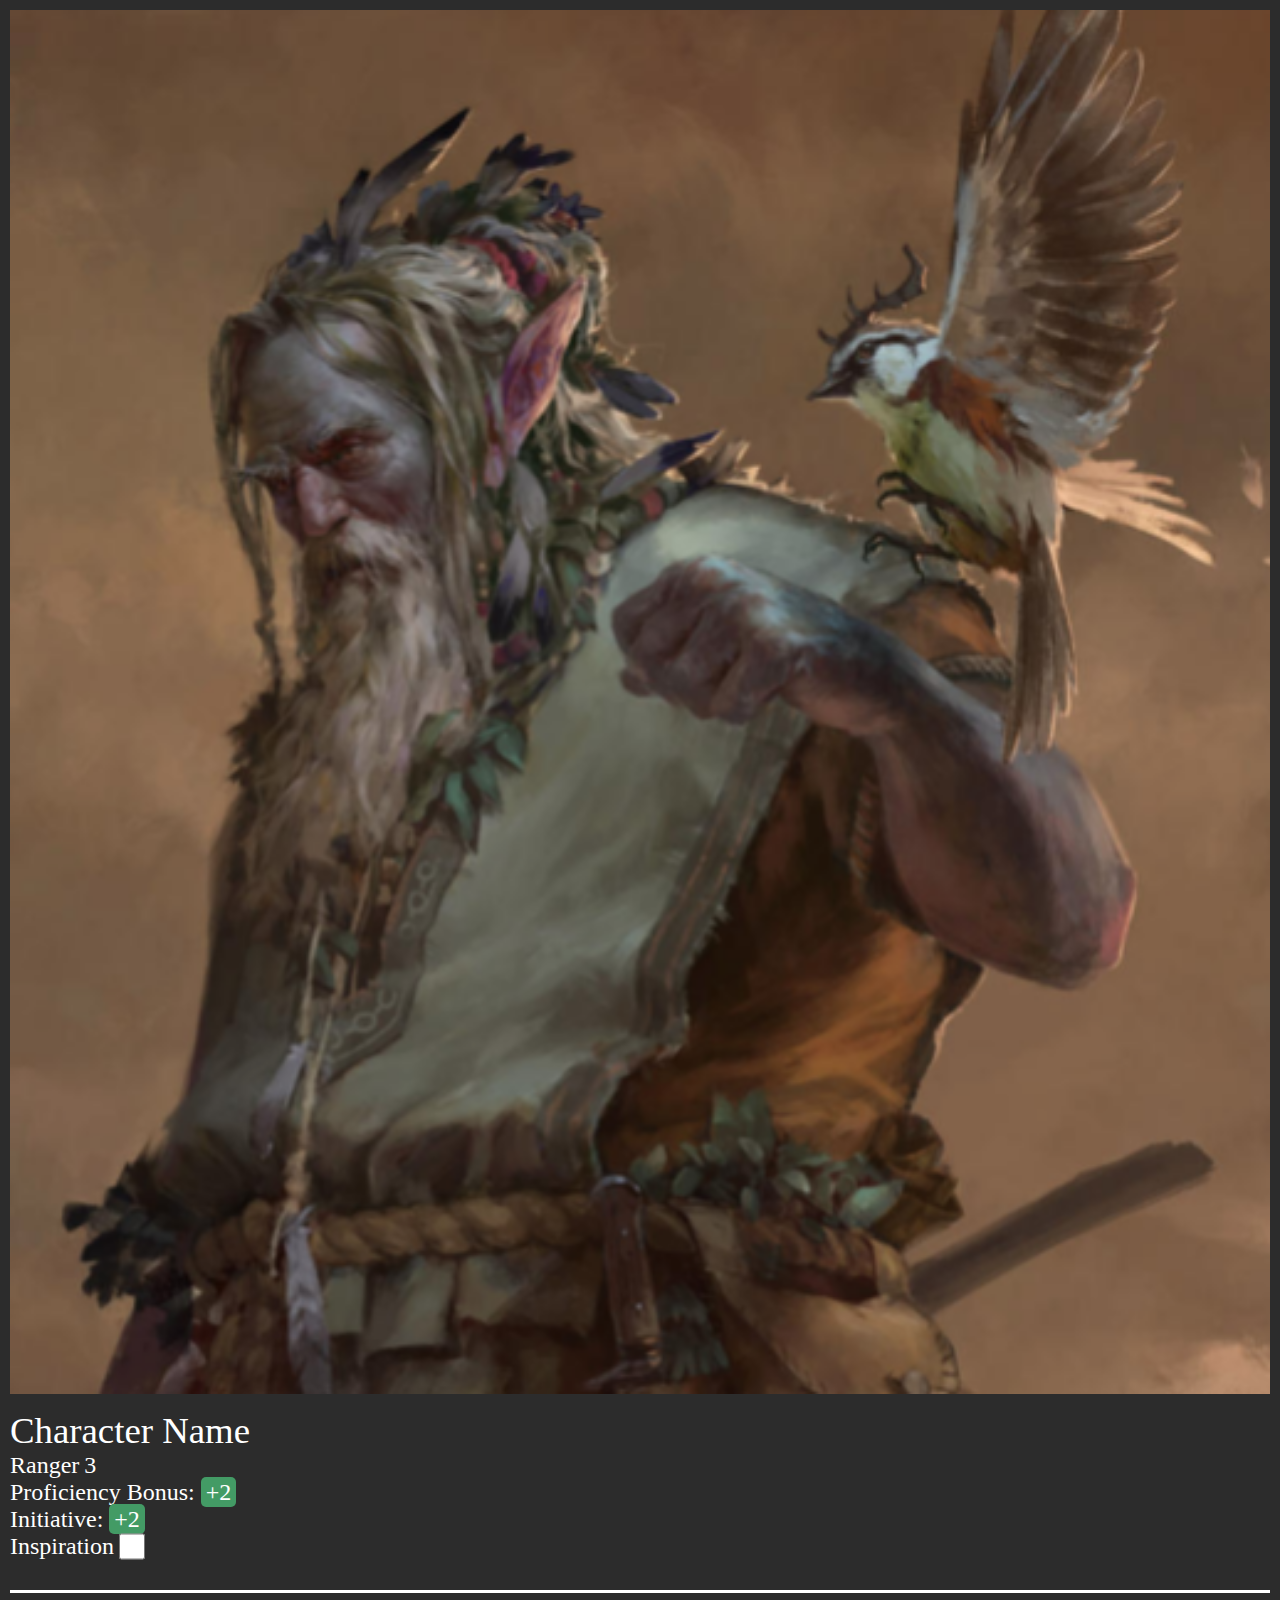
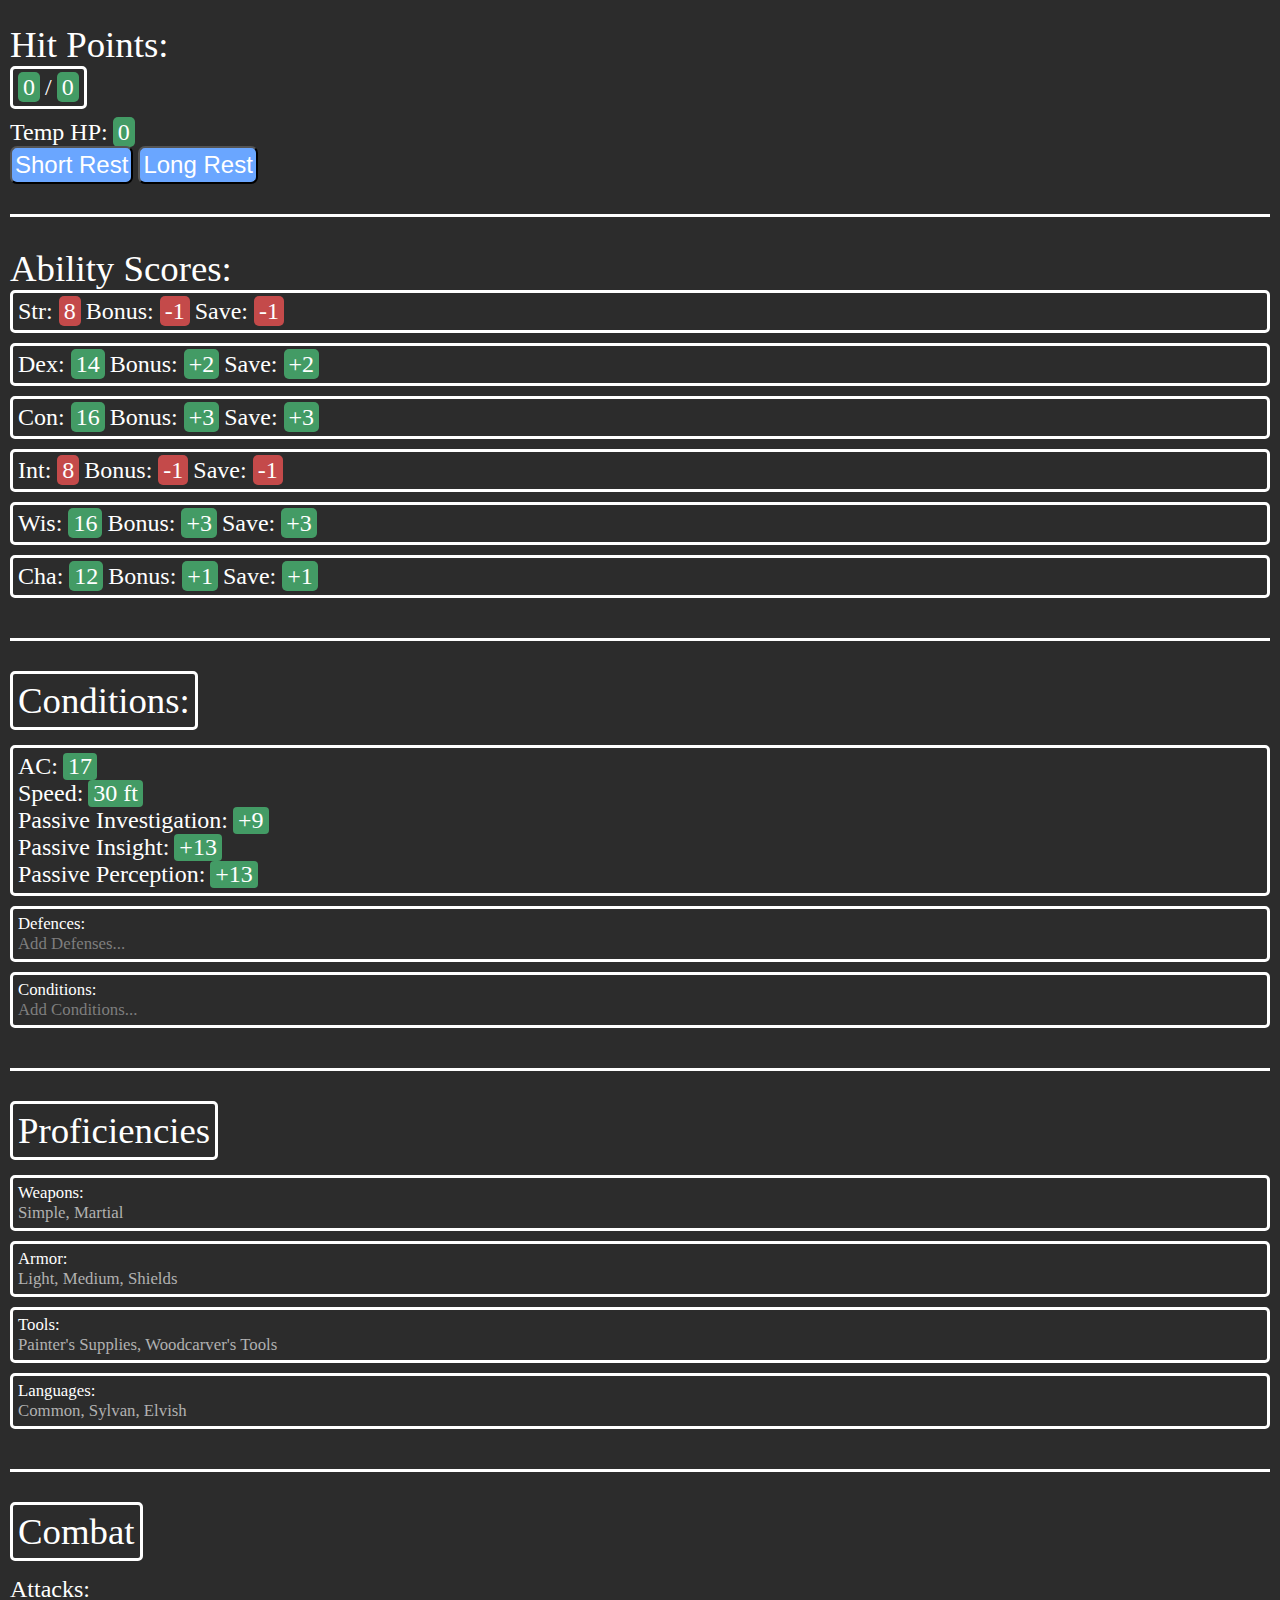
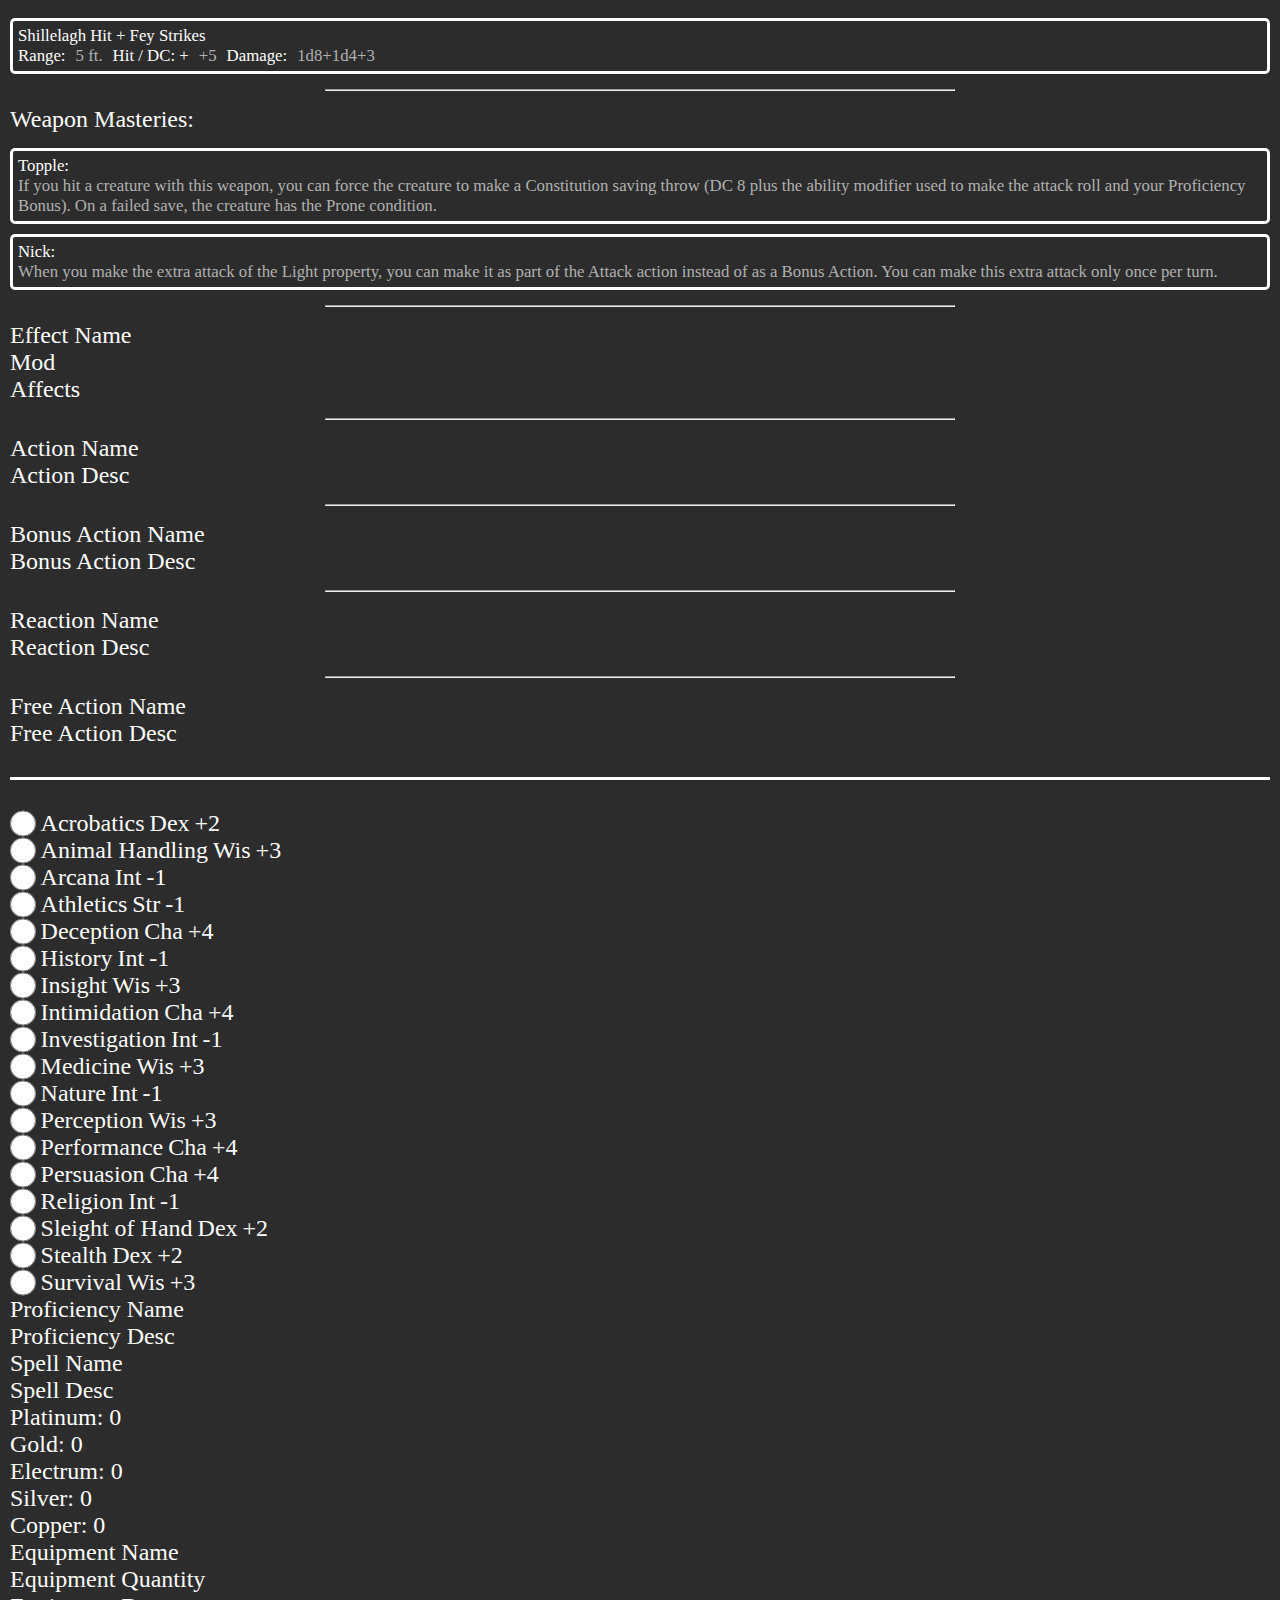
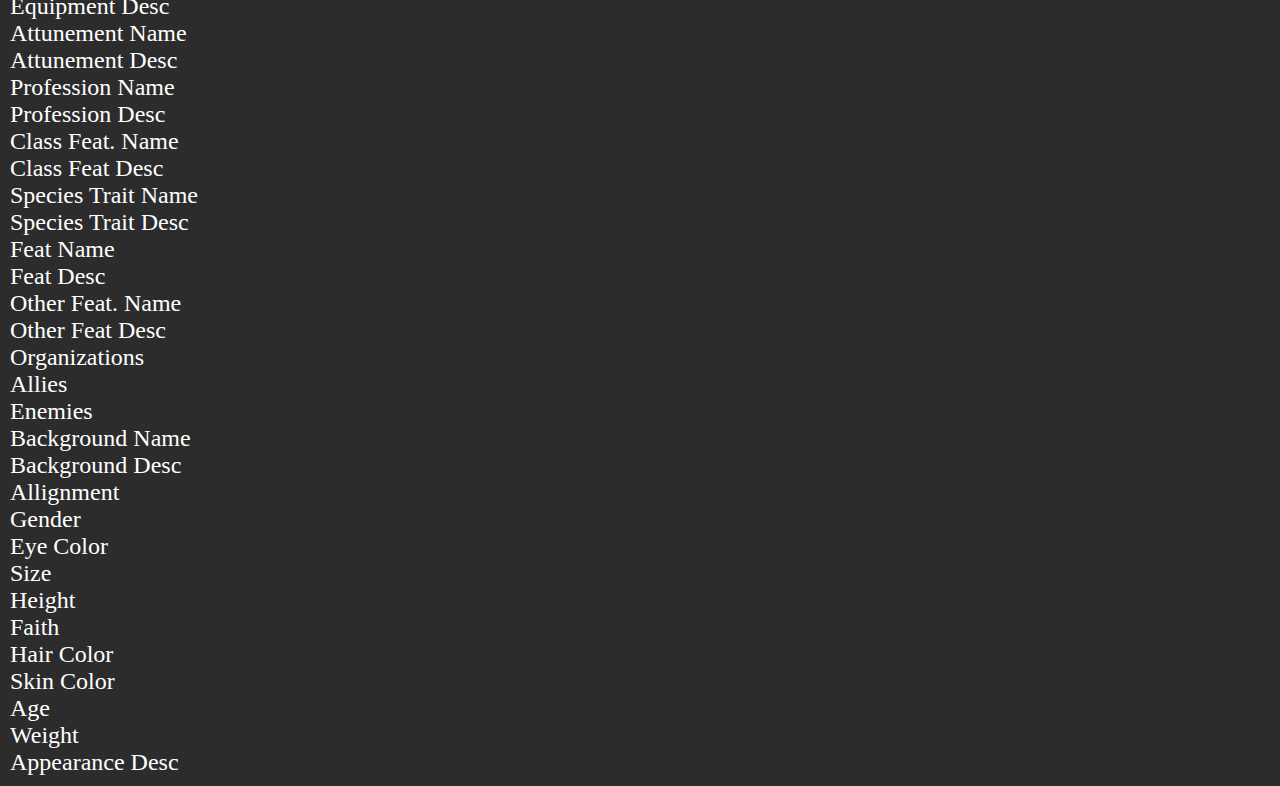
<file: html/index.html>
<!DOCTYPE html>
<html lang="en">
	<head>
		<meta charset="UTF-8" />
		<meta name="viewport" content="width=device-width, initial-scale=1.0" />
		<title>Character Sheet</title>
		<link rel="stylesheet" href="../css/styles.css" />
		<script defer src="../js/main.js"></script>
	</head>
	<body>
		<!-- Character Main Panel -->
		<div id="char_main_panel_container" class="w-100 bottom-border">
			<!-- Character Img -->
			<div id="char_img_container" class="w-100 center">
				<img
					id="character_img"
					src="../assets/character_img.png"
					alt="Character Image"
				/>
			</div>

			<!-- Character Name -->
			<p id="char_name" class="fs-large">Character Name</p>

			<!-- Character Class / Level -->
			<div id="class_level_container" class="inline">
				<p id="char_class">Ranger</p>
				<p id="char_level">3</p>
			</div>

			<!-- Proficiency Bonus -->
			<p id="pbonus">Proficiency Bonus: <span class="highlight">+2</span></p>

			<!-- Initiative -->
			<p id="initiative">Initiative: <span class="highlight">+2</span></p>

			<!-- Inspiration Tracker -->
			<form id="inspiration">
				<label>
					Inspiration
					<input type="checkbox" />
				</label>
			</form>
		</div>

		<!-- Hit Points Panel -->
		<div id="hp_panel_container" class="bottom-border">
			<!-- Current Health / Max Health -->
			<p class="fs-large">Hit Points:</p>
			<div id="hpcm_container" class="inline border-all fit-content">
				<p id="hp_current"><span class="highlight">0</span></p>
				<p id="hp_slash">/</p>
				<p id="hp_max"><span class="highlight">0</span></p>
			</div>

			<!-- Temp HP -->
			<div id="hp_temp_container" class="inline">
				<p>Temp HP:</p>
				<p id="hp_temp"><span class="highlight">0</span></p>
			</div>

			<!-- Short Rest / Long Rest -->
			<div id="rest_container" class="inline">
				<button id="short_rest">Short Rest</button>
				<button id="long_rest">Long Rest</button>
			</div>
		</div>

		<!-- Ability Score Panel -->
		<p class="fs-large">Ability Scores:</p>
		<div id="asi_panel_container" class="bottom-border">
			<div id="asi_container" class="border-all inline">
				<p id="asi_str">Str: <span class="highlight-red">8</span></p>
				<p id="asi_str_bonus">Bonus: <span class="highlight-red">-1</span></p>
				<p id="str_save">Save: <span class="highlight-red">-1</span></p>
			</div>
			<div id="asi_container" class="border-all inline">
				<p id="asi_dex">Dex: <span class="highlight">14</span></p>
				<p id="asi_dex_bonus">Bonus: <span class="highlight">+2</span></p>
				<p id="dex_save">Save: <span class="highlight">+2</span></p>
			</div>
			<div id="asi_container" class="border-all inline">
				<p id="asi_con">Con: <span class="highlight">16</span></p>
				<p id="asi_con_bonus">Bonus: <span class="highlight">+3</span></p>
				<p id="con_save">Save: <span class="highlight">+3</span></p>
			</div>
			<div id="asi_container" class="border-all inline">
				<p id="asi_int">Int: <span class="highlight-red">8</span></p>
				<p id="asi_int_bonus">Bonus: <span class="highlight-red">-1</span></p>
				<p id="int_save">Save: <span class="highlight-red">-1</span></p>
			</div>
			<div id="asi_container" class="border-all inline">
				<p id="asi_wis">Wis: <span class="highlight">16</span></p>
				<p id="asi_wis_bonus">Bonus: <span class="highlight">+3</span></p>
				<p id="wis_save">Save: <span class="highlight">+3</span></p>
			</div>
			<div id="asi_container" class="border-all inline">
				<p id="asi_cha">Cha: <span class="highlight">12</span></p>
				<p id="asi_cha_bonus">Bonus: <span class="highlight">+1</span></p>
				<p id="cha_save">Save: <span class="highlight">+1</span></p>
			</div>
		</div>

		<!-- Conditions Panel -->
		<div id="conditions_panel_container" class="bottom-border">
			<p class="fs-large border-all header fit-content tab">Conditions:</p>

			<!-- AC / Speed -->
			<div class="border-all">
				<div class="inline">
					<p id="ac">AC:</p>
					<div
						class="editable green-number"
						contenteditable="true"
						data-key="ac"
						data-placeholder="0"
					></div>
				</div>

				<div class="inline">
					<p id="speed">Speed:</p>
					<div
						class="editable green-number"
						contenteditable="true"
						data-key="speed"
						data-placeholder="30 ft"
					></div>
				</div>

				<!-- Senses -->
				<div class="inline">
					<p id="passive_inv">Passive Investigation:</p>
					<div
						class="editable green-number"
						contenteditable="true"
						data-key="passive-inv"
						data-placeholder="+0"
					></div>
				</div>
				<div class="inline">
					<p id="passive_ins">Passive Insight:</p>
					<div
						class="editable green-number"
						contenteditable="true"
						data-key="passive-ins"
						data-placeholder="+0"
					></div>
				</div>
				<div class="inline">
					<p id="passive_perc">Passive Perception:</p>
					<div
						class="editable green-number"
						contenteditable="true"
						data-key="passive-perc"
						data-placeholder="+0"
					></div>
				</div>
			</div>

			<!-- Defences / Conditions -->
			<div class="border-all">
				<p id="defences" class="fs-small">Defences:</p>
				<div
					class="editable fs-small edit-desc"
					contenteditable="true"
					data-key="defenses_desc"
					data-placeholder="Add Defenses..."
				></div>
			</div>
			<div class="border-all">
				<p id="conditions" class="fs-small">Conditions:</p>
				<div
					class="editable fs-small edit-desc"
					contenteditable="true"
					data-key="conditions_desc"
					data-placeholder="Add Conditions..."
				></div>
			</div>
		</div>

		<!-- Proficiency / Languages Panel -->
		<div id="proficiencies_container" class="bottom-border">
			<p class="fs-large header border-all fit-content tab">Proficiencies</p>
			<!-- Weapons -->
			<div class="border-all">
				<p class="fs-small">Weapons:</p>
				<div
					class="editable fs-small edit-desc"
					contenteditable="true"
					data-key="prof_weapons"
					data-placeholder="Add Weapons..."
				></div>
			</div>
			<!-- Armor -->
			<div class="border-all">
				<p class="fs-small">Armor:</p>
				<div
					class="editable fs-small edit-desc"
					contenteditable="true"
					data-key="prof_armor"
					data-placeholder="Add Armor..."
				></div>
			</div>
			<!-- Tools -->
			<div class="border-all">
				<p class="fs-small">Tools:</p>
				<div
					class="editable fs-small edit-desc"
					contenteditable="true"
					data-key="prof_tools"
					data-placeholder="Add Tools..."
				></div>
			</div>
			<!-- Languages -->
			<div class="border-all">
				<p class="fs-small">Languages:</p>
				<div
					class="editable fs-small edit-desc"
					contenteditable="true"
					data-key="prof_languages"
					data-placeholder="Add Languages..."
				></div>
			</div>
		</div>

		<!-- Combat Panel -->
		<div id="combat-container" class="bottom-border">
			<p class="fs-large border-all tab fit-content">Combat</p>
			<!-- Attacks -->
			<div id="attacks_container" class="">
				<p class="header">Attacks:</p>
				<!-- Attack -->
				<div class="border-all">
					<!-- Attack Name -->
					<div
						class="editable fs-small edit-label"
						contenteditable="true"
						data-key="atk_name_1"
						data-placeholder="Attack Name:"
					></div>
					<div class="inline-wide">
						<!-- Attack Range -->
						<p id="atk_range" class="fs-small">Range:</p>
						<div
							class="editable fs-small edit-desc"
							contenteditable="true"
							data-key="atk_range_1"
							data-placeholder="Range"
						></div>
						<!-- Hit / DC -->
						<p id="atk_hitdc" class="fs-small">Hit / DC: +</p>
						<div
							class="editable fs-small edit-desc"
							contenteditable="true"
							data-key="atk_hitdc_1"
							data-placeholder="Hit / DC"
						></div>
						<!-- Damage -->
						<p id="atk_dmg" class="fs-small">Damage:</p>
						<div
							class="editable fs-small edit-desc"
							contenteditable="true"
							data-key="atk_dmg_1"
							data-placeholder="DMG"
						></div>
					</div>
				</div>
			</div>

			<hr />

			<!-- Masteries -->
			<div id="masteries_container" class="">
				<p class="header">Weapon Masteries:</p>
				<!-- Mastery -->
				<div class="border-all">
					<!-- Mastery Name -->
					<div
						class="editable fs-small edit-label"
						contenteditable="true"
						data-key="mastery_name_1"
						data-placeholder="Mastery Name:"
					></div>
					<!-- Mastery Description -->
					<div
						class="editable fs-small edit-desc"
						contenteditable="true"
						data-key="mastery_desc_1"
						data-placeholder="Mastery Description…"
					></div>
				</div>
				<!-- Mastery -->
				<div class="border-all">
					<!-- Mastery Name -->
					<div
						class="editable fs-small edit-label"
						contenteditable="true"
						data-key="mastery_name_2"
						data-placeholder="Mastery Name:"
					></div>
					<!-- Mastery Description -->
					<div
						class="editable fs-small edit-desc"
						contenteditable="true"
						data-key="mastery_desc_2"
						data-placeholder="Mastery Description…"
					></div>
				</div>
			</div>

			<hr />

			<!-- Effects -->
			<p id="effect_name">Effect Name</p>
			<p id="effect_mod">Mod</p>
			<p id="effect_affects">Affects</p>

			<hr />

			<!-- Actions -->
			<p id="action_name">Action Name</p>
			<p id="action_desc">Action Desc</p>

			<hr />

			<!-- Bonus Actions -->
			<p id="bonus_name">Bonus Action Name</p>
			<p id="bonus_desc">Bonus Action Desc</p>

			<hr />

			<!-- Reactions -->
			<p id="reaction_name">Reaction Name</p>
			<p id="reaction_desc">Reaction Desc</p>

			<hr />

			<!-- Free Actions -->
			<p id="free_name">Free Action Name</p>
			<p id="free_desc">Free Action Desc</p>
		</div>

		<!-- Skills / Tools Panel -->
		<!-- Skills -->
		<form id="skill_acr">
			<label>
				<input type="radio" />
				<p id="skill_name">Acrobatics</p>
				<p id="skill_mod">Dex</p>
				<p id="skill_bonus">+2</p>
			</label>
		</form>
		<form id="skill_ah">
			<label>
				<input type="radio" />
				<p id="skill_name">Animal Handling</p>
				<p id="skill_mod">Wis</p>
				<p id="skill_bonus">+3</p>
			</label>
		</form>
		<form id="skill_arc">
			<label>
				<input type="radio" />
				<p id="skill_name">Arcana</p>
				<p id="skill_mod">Int</p>
				<p id="skill_bonus">-1</p>
			</label>
		</form>
		<form id="skill_ath">
			<label>
				<input type="radio" />
				<p id="skill_name">Athletics</p>
				<p id="skill_mod">Str</p>
				<p id="skill_bonus">-1</p>
			</label>
		</form>
		<form id="skill_dec">
			<label>
				<input type="radio" />
				<p id="skill_name">Deception</p>
				<p id="skill_mod">Cha</p>
				<p id="skill_bonus">+4</p>
			</label>
		</form>
		<form id="skill_his">
			<label>
				<input type="radio" />
				<p id="skill_name">History</p>
				<p id="skill_mod">Int</p>
				<p id="skill_bonus">-1</p>
			</label>
		</form>
		<form id="skill_ins">
			<label>
				<input type="radio" />
				<p id="skill_name">Insight</p>
				<p id="skill_mod">Wis</p>
				<p id="skill_bonus">+3</p>
			</label>
		</form>
		<form id="skill_int">
			<label>
				<input type="radio" />
				<p id="skill_name">Intimidation</p>
				<p id="skill_mod">Cha</p>
				<p id="skill_bonus">+4</p>
			</label>
		</form>
		<form id="skill_inv">
			<label>
				<input type="radio" />
				<p id="skill_name">Investigation</p>
				<p id="skill_mod">Int</p>
				<p id="skill_bonus">-1</p>
			</label>
		</form>
		<form id="skill_med">
			<label>
				<input type="radio" />
				<p id="skill_name">Medicine</p>
				<p id="skill_mod">Wis</p>
				<p id="skill_bonus">+3</p>
			</label>
		</form>
		<form id="skill_nat">
			<label>
				<input type="radio" />
				<p id="skill_name">Nature</p>
				<p id="skill_mod">Int</p>
				<p id="skill_bonus">-1</p>
			</label>
		</form>
		<form id="skill_perc">
			<label>
				<input type="radio" />
				<p id="skill_name">Perception</p>
				<p id="skill_mod">Wis</p>
				<p id="skill_bonus">+3</p>
			</label>
		</form>
		<form id="skill_perf">
			<label>
				<input type="radio" />
				<p id="skill_name">Performance</p>
				<p id="skill_mod">Cha</p>
				<p id="skill_bonus">+4</p>
			</label>
		</form>
		<form id="skill_pers">
			<label>
				<input type="radio" class="expertise" />
				<p id="skill_name">Persuasion</p>
				<p id="skill_mod">Cha</p>
				<p id="skill_bonus">+4</p>
			</label>
		</form>
		<form id="skill_rel">
			<label>
				<input type="radio" />
				<p id="skill_name">Religion</p>
				<p id="skill_mod">Int</p>
				<p id="skill_bonus">-1</p>
			</label>
		</form>
		<form id="skill_sle">
			<label>
				<input type="radio" />
				<p id="skill_name">Sleight of Hand</p>
				<p id="skill_mod">Dex</p>
				<p id="skill_bonus">+2</p>
			</label>
		</form>
		<form id="skill_ste">
			<label>
				<input type="radio" />
				<p id="skill_name">Stealth</p>
				<p id="skill_mod">Dex</p>
				<p id="skill_bonus">+2</p>
			</label>
		</form>
		<form id="skill_sur">
			<label>
				<input type="radio" />
				<p id="skill_name">Survival</p>
				<p id="skill_mod">Wis</p>
				<p id="skill_bonus">+3</p>
			</label>
		</form>

		<!-- Proficiencies -->
		<p id="prof_name">Proficiency Name</p>
		<p id="prof_desc">Proficiency Desc</p>

		<!-- Spells Panel -->
		<p id="spell_name">Spell Name</p>
		<p id="spell_desc">Spell Desc</p>

		<!-- Inventory Panel -->
		<!-- Money -->
		<p id="plat">Platinum: 0</p>
		<p id="gold">Gold: 0</p>
		<p id="electrum">Electrum: 0</p>
		<p id="silver">Silver: 0</p>
		<p id="copper">Copper: 0</p>

		<!-- Equipment -->
		<p id="equipment_name">Equipment Name</p>
		<p id="equipment_quanity">Equipment Quantity</p>
		<p id="eqipment_desc">Equipment Desc</p>

		<!-- Attunement -->
		<p id="attune_name">Attunement Name</p>
		<p id="attune_desc">Attunement Desc</p>

		<!-- Other Possesions -->
		<p id="possesion_name">Profession Name</p>
		<p id="possesion_desc">Profession Desc</p>

		<!-- Features / Traits Panel -->
		<!-- Class Features -->
		<p id="class_feat_name">Class Feat. Name</p>
		<p id="class_feat_desc">Class Feat Desc</p>

		<!-- Species Traits -->
		<p id="species_trait_name">Species Trait Name</p>
		<p id="species_trait_desc">Species Trait Desc</p>

		<!-- Feats -->
		<p id="feat_name">Feat Name</p>
		<p id="feat_desc">Feat Desc</p>

		<!-- Other Features -->
		<p id="other_feature_name">Other Feat. Name</p>
		<p id="other_feature_desc">Other Feat Desc</p>

		<!-- Notes Panel -->
		<p id="organizations">Organizations</p>
		<p id="allies">Allies</p>
		<p id="enemies">Enemies</p>

		<!-- About Panel -->
		<!-- Background -->
		<p id="background_name">Background Name</p>
		<p id="background_desc">Background Desc</p>

		<!-- Characteristics -->
		<p id="alignment">Allignment</p>
		<p id="gender">Gender</p>
		<p id="eye_color">Eye Color</p>
		<p id="size">Size</p>
		<p id="height">Height</p>
		<p id="faith">Faith</p>
		<p id="hair_color">Hair Color</p>
		<p id="skin_color">Skin Color</p>
		<p id="age">Age</p>
		<p id="weight">Weight</p>

		<!-- Appearance -->
		<p id="apprearance_desc">Appearance Desc</p>
	</body>
</html>
</file>
<file: css/styles.css>
/* Remove default margins, paddings, borders */
/* Global Styles */
* {
	margin: 0;
	padding: 0;
	box-sizing: border-box;
}

body {
	background-color: rgb(44, 44, 44);
	color: white;
	font-size: 1.5rem;
	padding: 10px;
}

/* Character Image */
#character_img {
	width: 100%;
	margin-bottom: 15px;
}

.inline {
	display: flex;
	gap: 5px;
}

.inline-wide {
	display: flex;
	gap: 10px;
}

/* Form */
label {
	display: flex;
	gap: 5px;
}

.w-100 {
	width: 100%;
}

.center {
	display: flex;
	justify-content: center;
}

.fs-large {
	font-size: 2.3rem;
}

.fs-small {
	font-size: 1.05rem;
}

.bottom-border {
	border-bottom: #fff solid;
	margin-bottom: 30px;
	padding-bottom: 30px;
}

.highlight {
	background-color: #439b65;
	padding: 2px 5px;
	border-radius: 5px;
}

.highlight-red {
	background-color: #c44a4a;
	padding: 2px 5px;
	border-radius: 5px;
}

.border-all {
	border: #fff solid;
	padding: 5px;
	border-radius: 5px;
	margin-bottom: 10px;
}

.header {
	margin-bottom: 15px;
}

#hpcm_container,
.tab {
}

.fit-content {
	width: fit-content;
}

.tab {
	margin-bottom: 15px;
}

button {
	background-color: rgb(106, 166, 255);
	color: #fff;
	font-size: 1.5rem;
	border-radius: 7px;
	padding: 3px;
}

input {
	width: 1.6rem;
	border-radius: 5px;
}

input[type='radio']:checked.expertise {
	accent-color: #ae55c9;
}

input[type='radio']:checked {
	accent-color: #439b65;
}

.green-number[contenteditable][data-placeholder]:empty::before {
	content: attr(data-placeholder);
	color: #ffffff;
	pointer-events: none; /* so clicks still go into the box */
	background-color: #439b65;
	border-radius: 4px;
}

.green-number {
	content: attr(data-placeholder);
	color: #ffffff;
	pointer-events: none; /* so clicks still go into the box */
	background-color: #439b65;
	padding: 0px 5px;
	border-radius: 4px;
}

.edit-desc[contenteditable][data-placeholder]:empty::before {
	content: attr(data-placeholder);
	color: #7e7e7e; /* default gray */
	pointer-events: none; /* so clicks still go into the box */
}

.edit-label[contenteditable][data-placeholder]:empty::before {
	content: attr(data-placeholder);
	color: #fff;
	pointer-events: none; /* so clicks still go into the box */
}

.edit-desc {
	color: #b1b1b1;
}

hr {
	width: 50%;
	justify-self: center;
	margin: 15px 0px;
}
</file>
